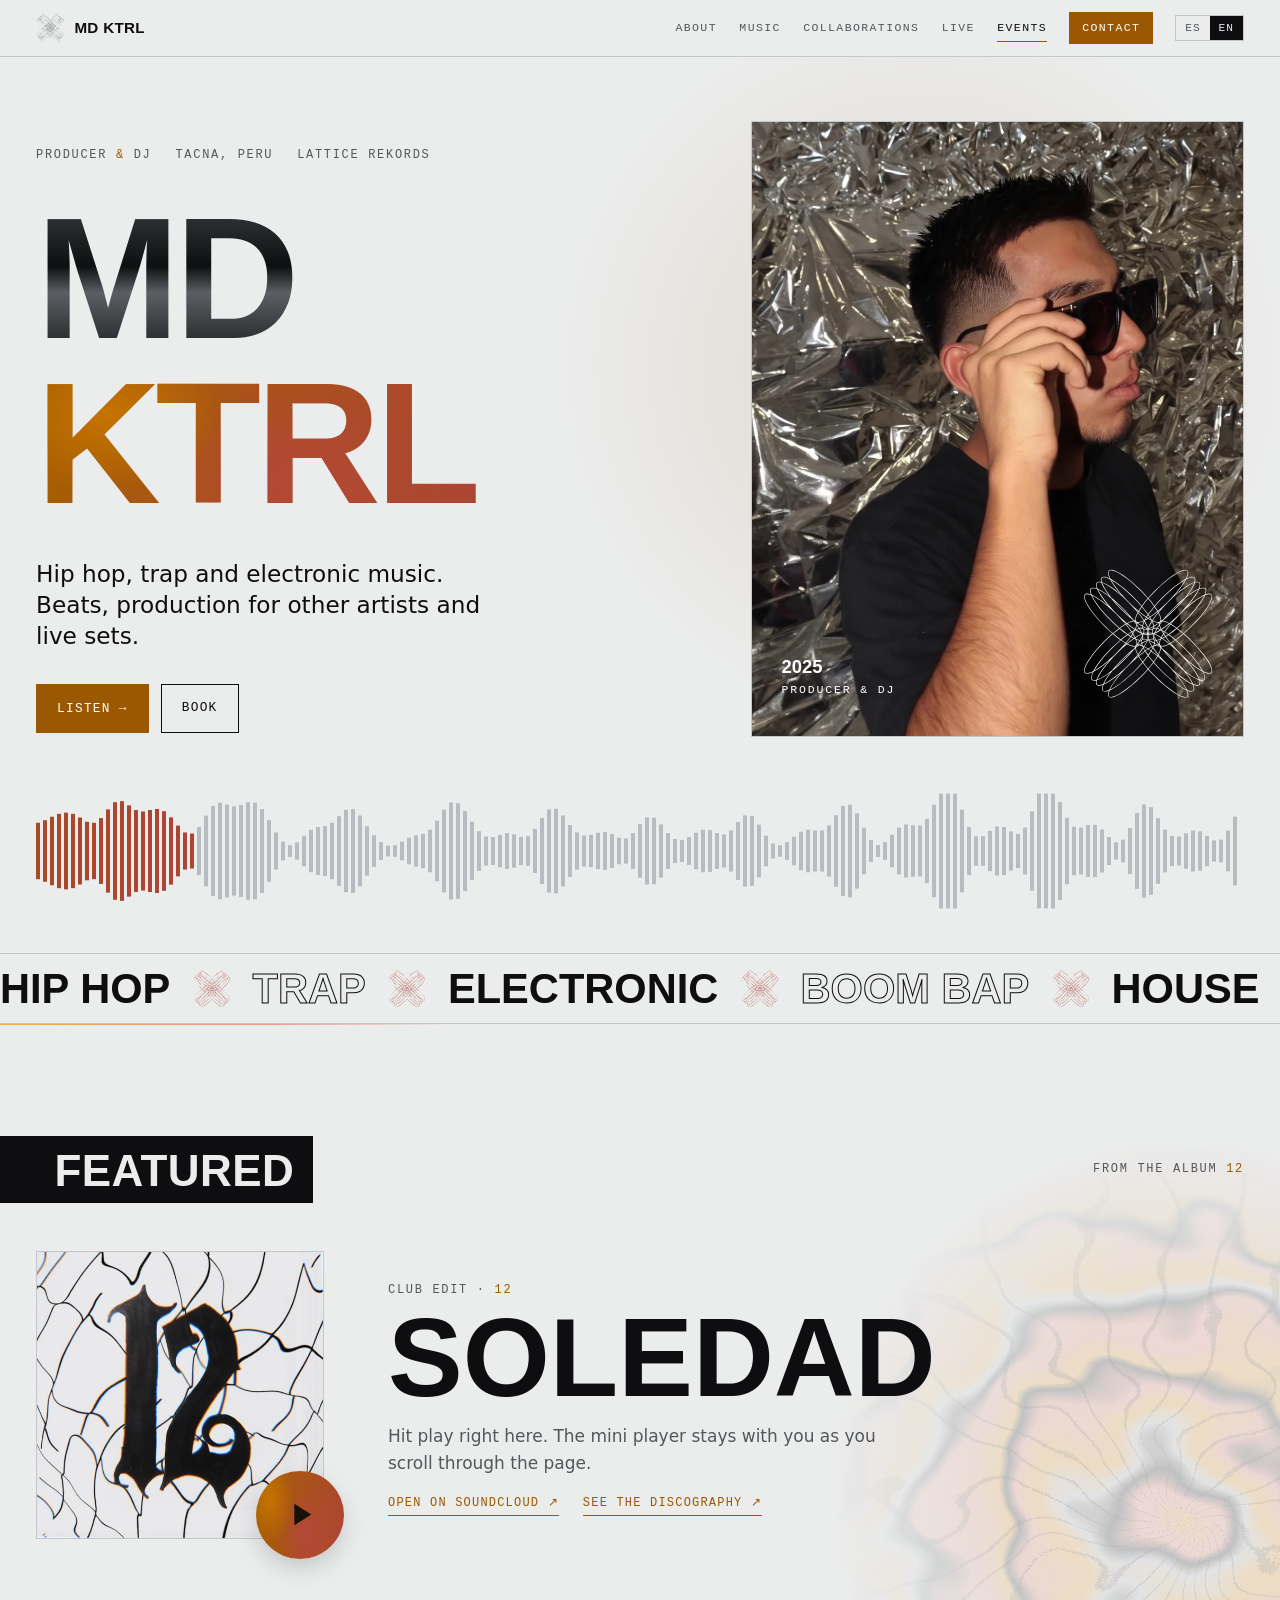
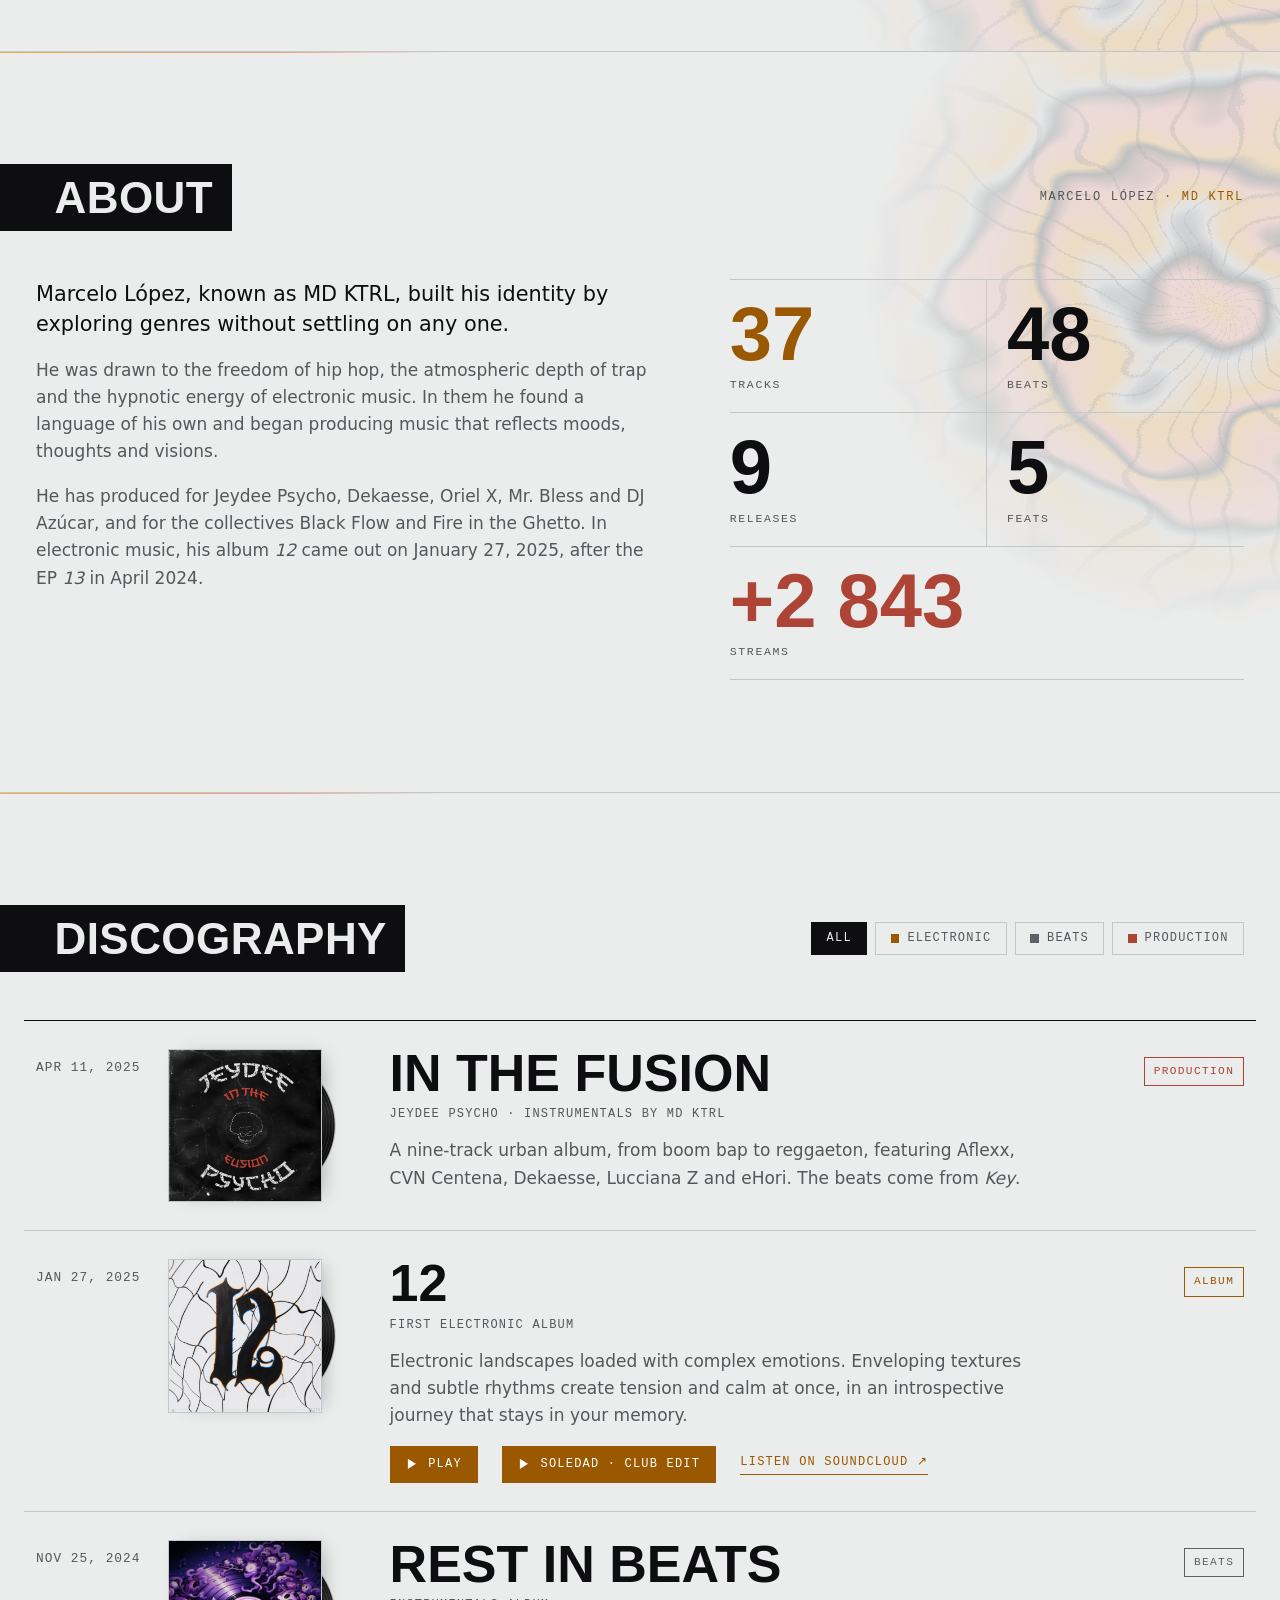
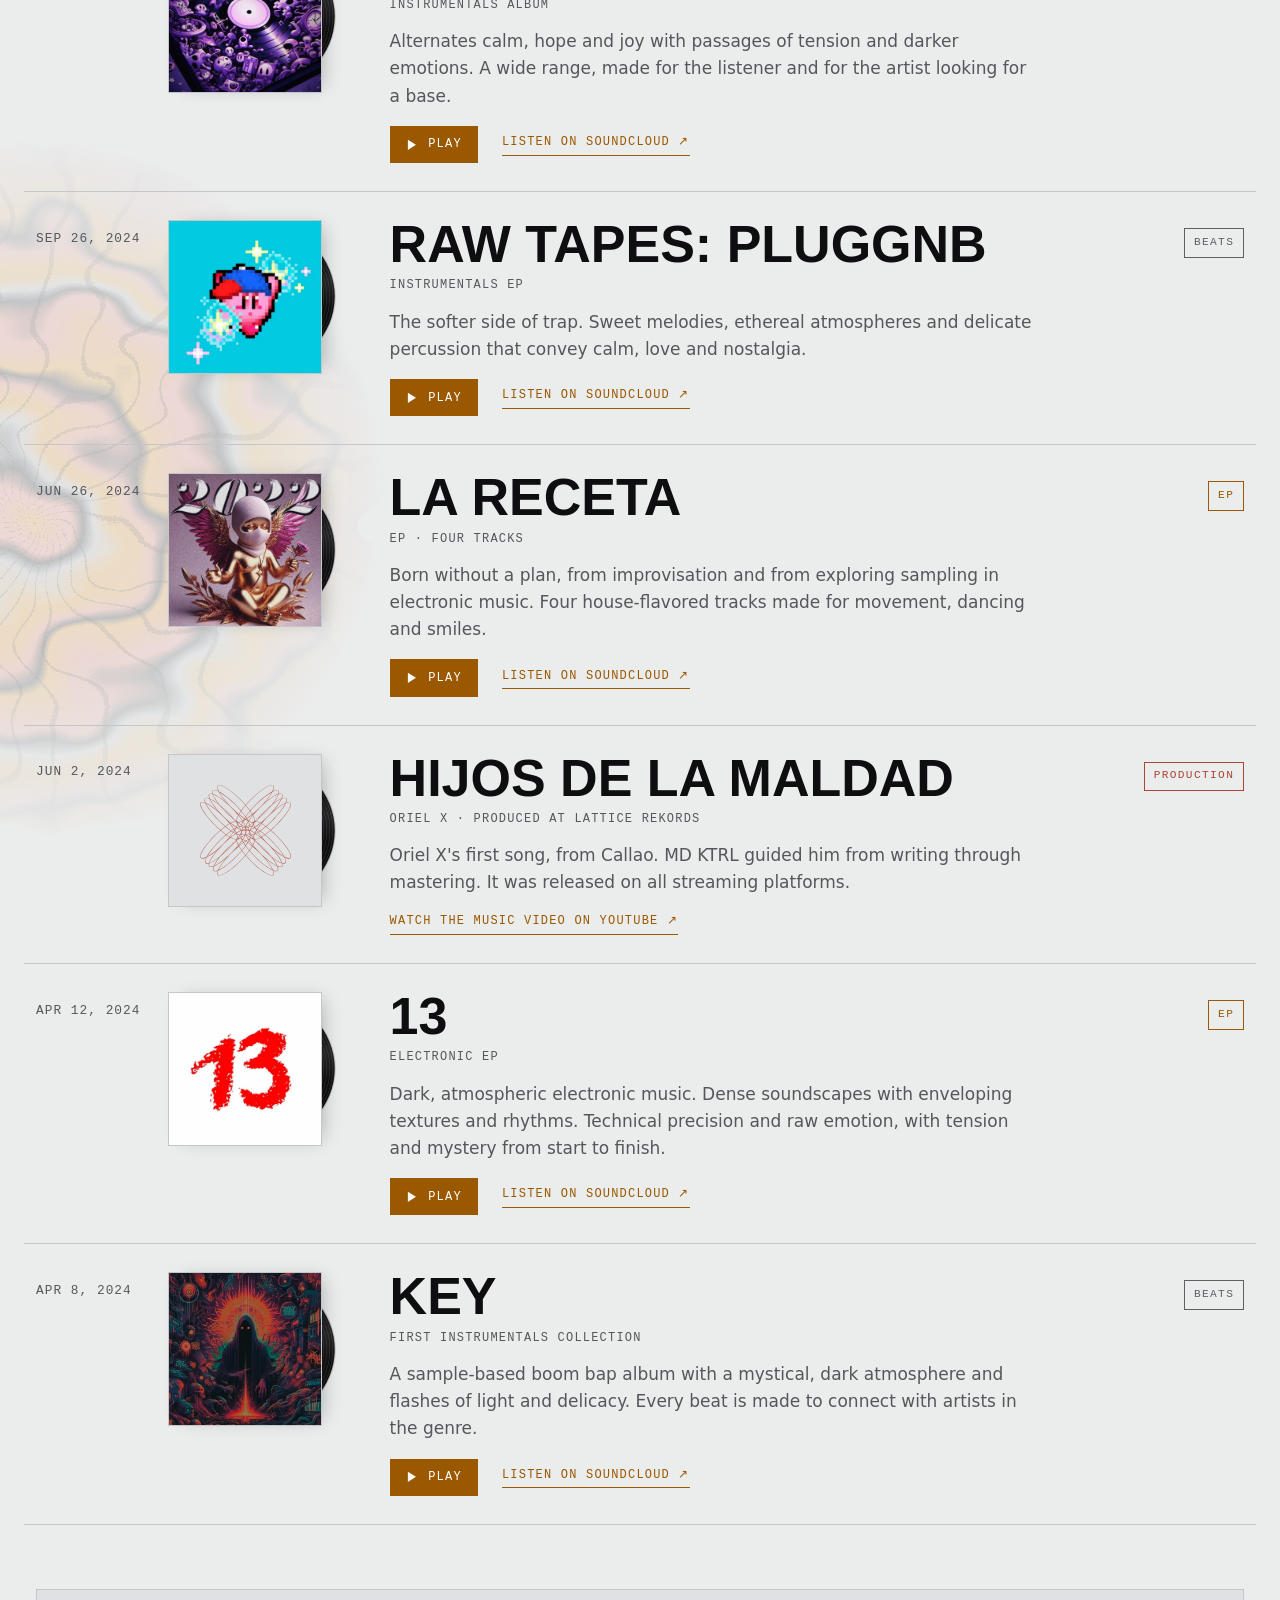
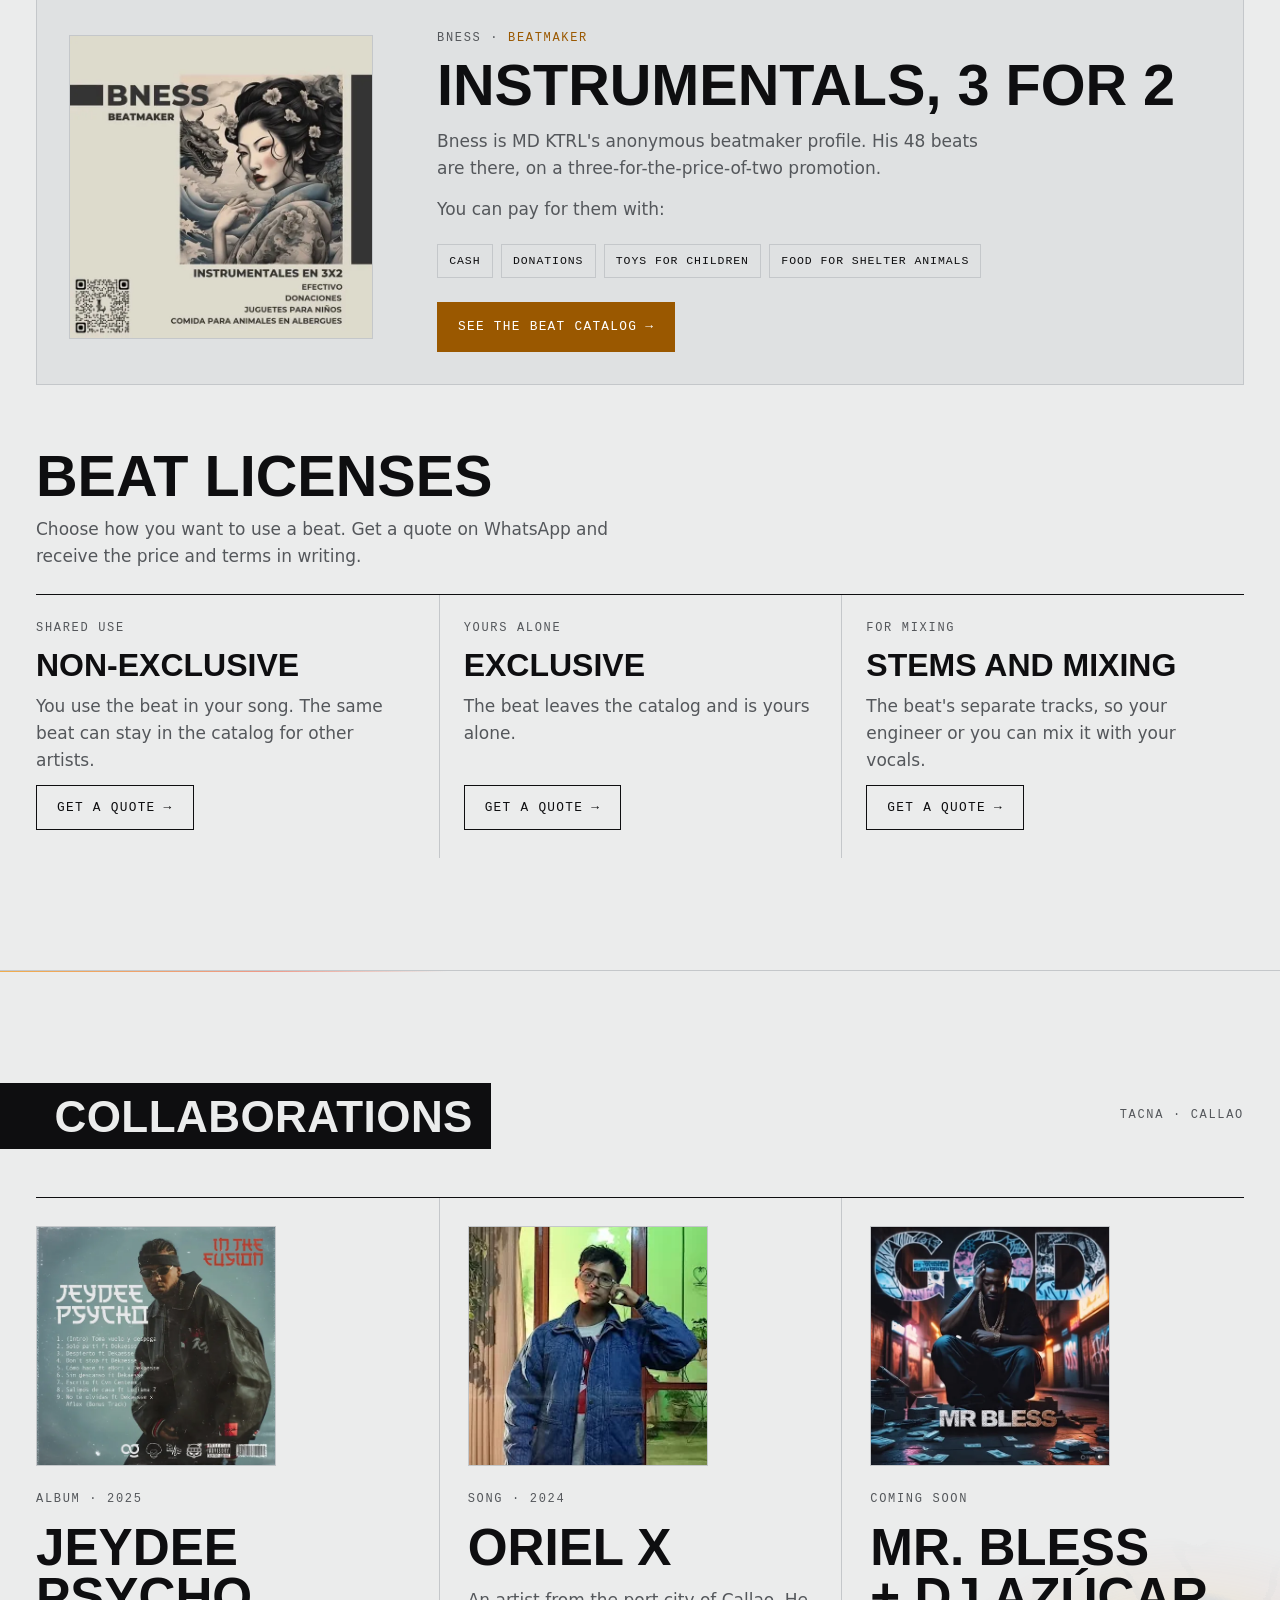
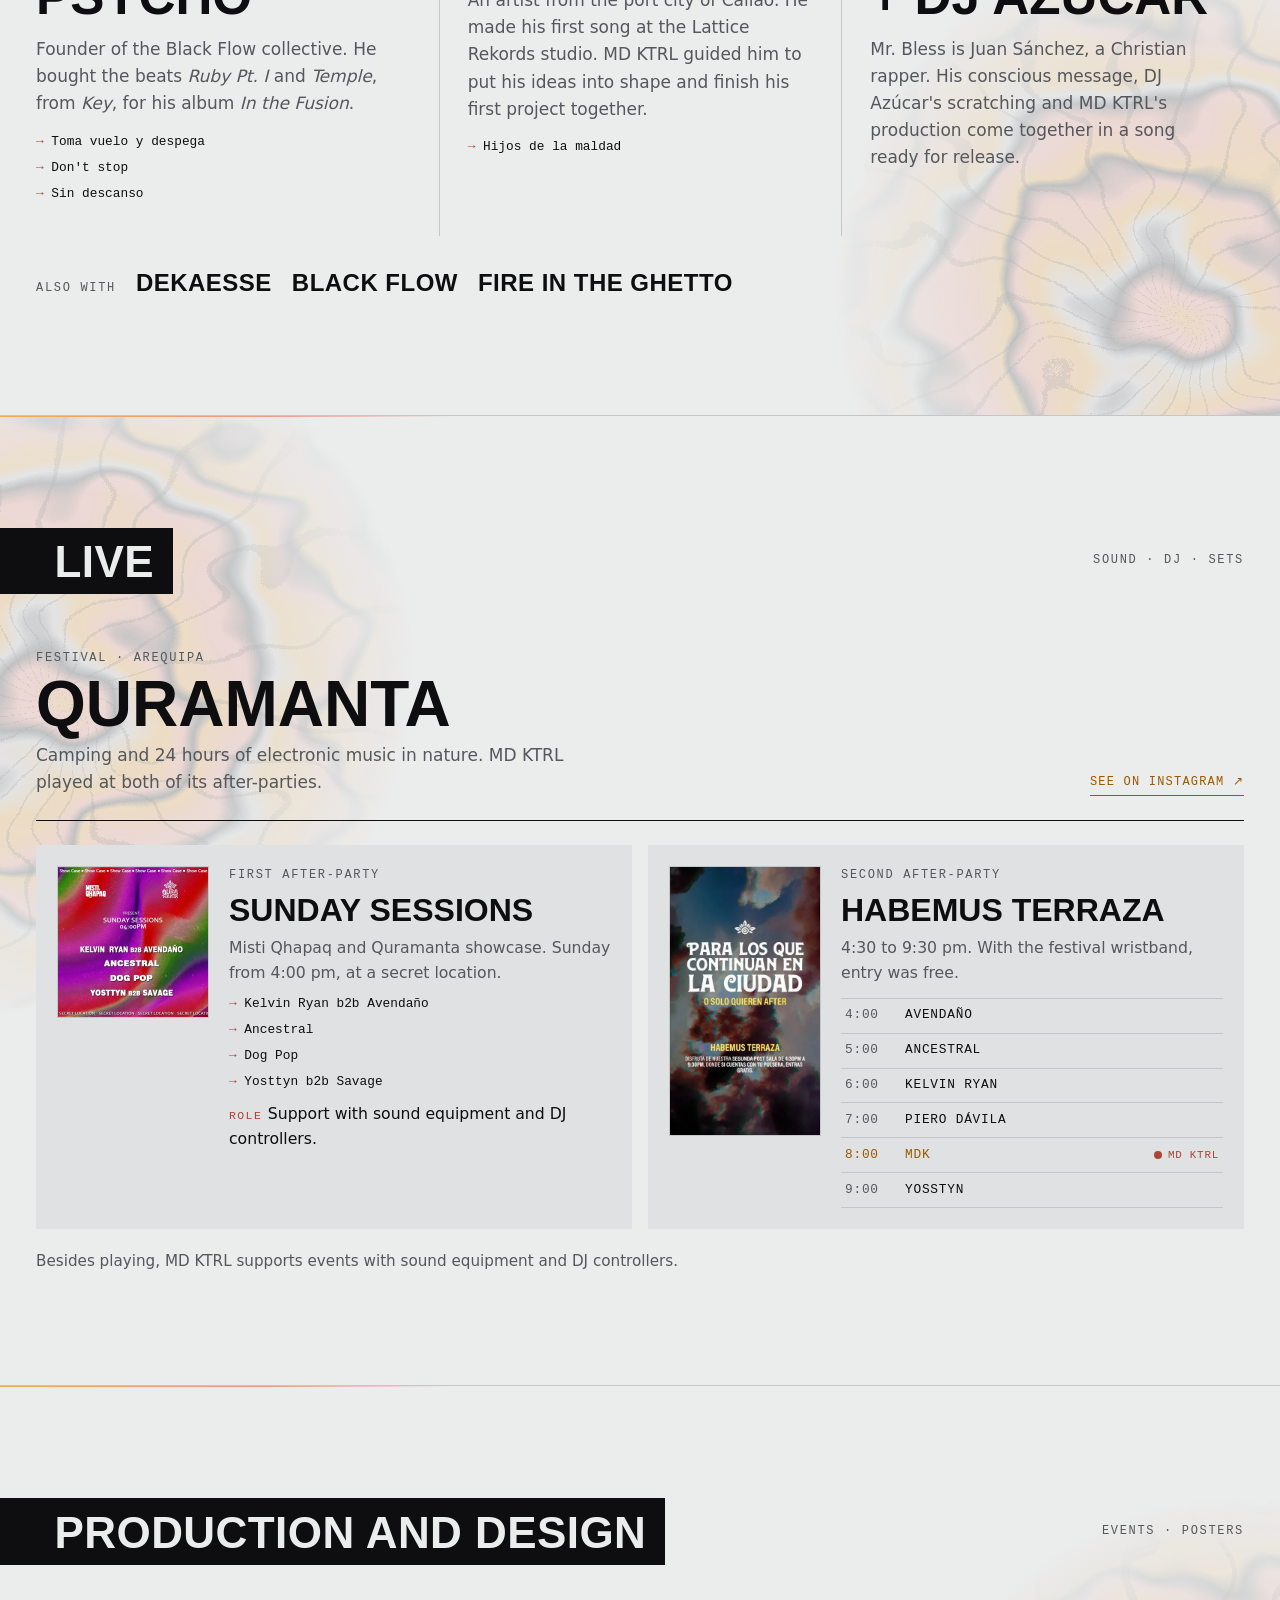
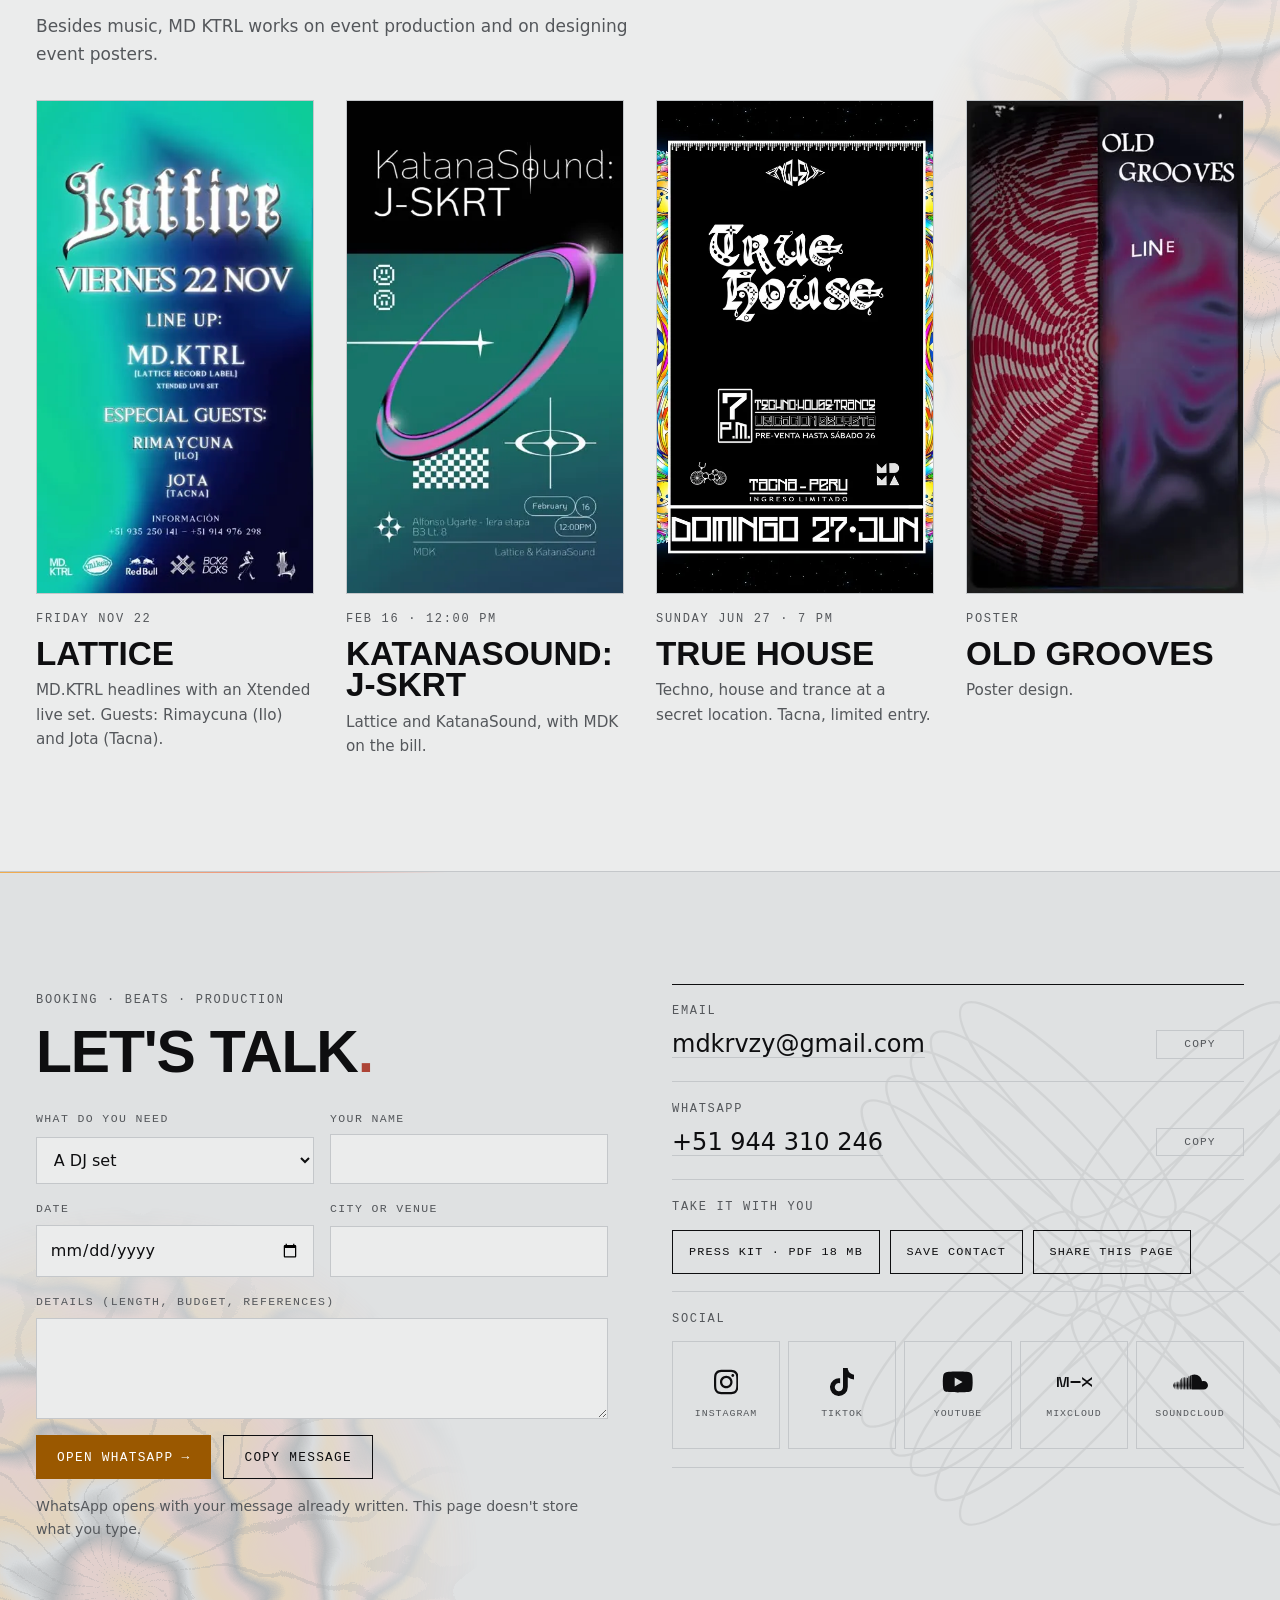
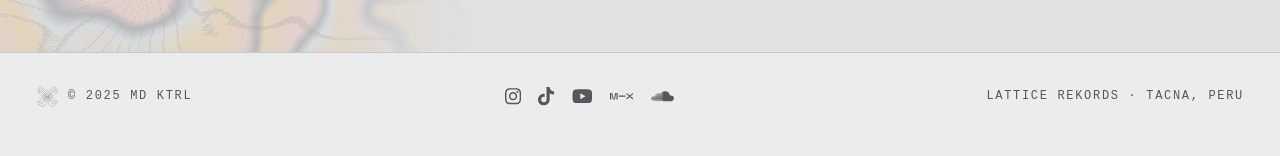
<file: index.html>
<!doctype html>
<html lang="es">
<head>
<meta charset="utf-8">
<meta name="viewport" content="width=device-width, initial-scale=1, viewport-fit=cover">
<!-- Seguridad: solo se carga lo de este sitio, Google Fonts y el reproductor de SoundCloud. Si agregas otro servicio externo, añade su dominio aquí. -->
<meta http-equiv="Content-Security-Policy" content="default-src 'self'; script-src 'self' https://w.soundcloud.com; style-src 'self' 'unsafe-inline' https://fonts.googleapis.com; font-src https://fonts.gstatic.com; img-src 'self'; frame-src https://w.soundcloud.com; connect-src 'self'; object-src 'none'; base-uri 'self'; form-action 'self'">
<meta name="referrer" content="strict-origin-when-cross-origin">
<title>MD KTRL · Productor y DJ</title>
<meta name="description" content="MD KTRL (Marcelo López), productor y DJ de Tacna, Perú. Hip hop, trap y música electrónica: discografía, beats, colaboraciones, eventos y contacto.">
<meta name="theme-color" content="#0b0b0c">
<link rel="icon" href="favicon.svg" type="image/svg+xml">
<link rel="apple-touch-icon" href="apple-touch-icon.png">
<meta property="og:type" content="website">
<meta property="og:title" content="MD KTRL · Productor y DJ">
<meta property="og:description" content="Hip hop, trap y música electrónica desde Tacna, Perú. Beats, producción y sets en vivo.">
<meta property="og:image" content="https://mdkproject.github.io/og.jpg">
<meta property="og:image:width" content="1200">
<meta property="og:image:height" content="630">
<meta property="og:image:alt" content="MD KTRL, productor y DJ de Tacna, Perú">
<meta property="og:url" content="https://mdkproject.github.io/">
<meta property="og:site_name" content="MD KTRL">
<link rel="canonical" href="https://mdkproject.github.io/">
<meta property="og:locale" content="es_PE">
<meta name="twitter:card" content="summary_large_image">
<meta name="twitter:title" content="MD KTRL · Productor y DJ">
<meta name="twitter:description" content="Hip hop, trap y música electrónica desde Tacna, Perú. Beats, producción y sets en vivo.">
<meta name="twitter:image" content="https://mdkproject.github.io/og.jpg">
<script type="application/ld+json">
{
  "@context": "https://schema.org",
  "@type": "MusicGroup",
  "name": "MD KTRL",
  "alternateName": "Marcelo López",
  "url": "https://mdkproject.github.io/",
  "image": "https://mdkproject.github.io/og.jpg",
  "description": "Productor y DJ de Tacna, Perú. Hip hop, trap y música electrónica.",
  "genre": ["Hip hop", "Trap", "Electronic"],
  "foundingLocation": { "@type": "Place", "name": "Tacna, Perú" },
  "sameAs": [
    "https://www.instagram.com/m1ndktrl/",
    "https://www.tiktok.com/@m1ndktrl",
    "https://www.youtube.com/@m1ndktrl",
    "https://www.mixcloud.com/DMON_TRACKS/",
    "https://soundcloud.com/boness6"
  ]
}
</script>
<link rel="preconnect" href="https://fonts.googleapis.com">
<link rel="preconnect" href="https://fonts.gstatic.com" crossorigin>
<link rel="stylesheet" href="https://fonts.googleapis.com/css2?family=Big+Shoulders+Display:wght@800;900&family=DM+Mono:wght@400;500&family=Instrument+Sans:wght@400;500;600&family=Syncopate:wght@700&display=swap">
<style>[hidden]{display:none!important}</style>
<style>
/* Layout: una columna larga leída como el registro de un estudio. Títulos de sección en barras sólidas, como en el press kit.
   Paleta del press kit: negro del hoodie, plata del papel aluminio, ámbar y salmón del tie-dye.
   Ámbar = electrónica, plata = beats, salmón = producción para otros. */
:root {
  --bg: #0b0b0c;
  --bg-2: #151516;
  --fg: #eeeeec;
  --muted: #9c9e9f;
  --line: #29292b;
  --accent: #f1a83c;      /* tie-dye ámbar */
  --coral: #ec917f;       /* tie-dye salmón */
  --silver: #c3c6c8;      /* papel aluminio */
  --d-amber: #f1a83c; --d-coral: #ec917f; --d-silver: #b9bdc0; --d-dark: #0b0b0c; /* tinte del tie-dye */
  --dye-op: .18;
  --accent-ink: #17110a;
  --wave: #3b3c3f;
  --on-photo: #ffffff;
  --sheen: rgba(255, 255, 255, .30);
  --sheen-soft: rgba(255, 255, 255, .10);
  --shadow: rgba(0, 0, 0, .6);
  --scrim: rgba(0, 0, 0, .55);
  --vinyl: #111112;
  --groove: #242426;
  --chrome: linear-gradient(180deg, #ffffff 0%, #d6d9db 28%, #7d8185 47%, #e9ebec 60%, #a4a7aa 82%, #f3f4f4 100%);
  --dye: radial-gradient(38% 70% at 16% 32%, #ffd27a 0%, transparent 70%),
         radial-gradient(42% 80% at 58% 72%, #ee8f7d 0%, transparent 72%),
         radial-gradient(30% 60% at 90% 26%, #f8b54c 0%, transparent 70%),
         linear-gradient(100deg, #f1a83c 0%, #ec917f 100%);
  --font-wide: "Syncopate", "Arial Black", "Helvetica Neue", sans-serif;
  --font-display: "Big Shoulders Display", "Arial Narrow", Impact, sans-serif;
  --font-body: "Instrument Sans", system-ui, -apple-system, "Segoe UI", sans-serif;
  --font-mono: "DM Mono", ui-monospace, "SFMono-Regular", Menlo, Consolas, monospace;
  --ease: cubic-bezier(.2, .7, .2, 1);
  color-scheme: dark;
}
@media (prefers-color-scheme: light) {
  :root:not([data-theme="dark"]) {
    --d-amber: #f0ad4d; --d-coral: #ee9a8a; --d-silver: #c7cacd; --d-dark: #3a3d42; --dye-op: .24;
    --bg: #ebecec; --bg-2: #dfe1e2; --fg: #0e0e10; --muted: #54575b; --line: #c4c7ca;
    --accent: #9a5800; --coral: #ad4436; --silver: #5d6166; --accent-ink: #ffffff; --wave: #b8bbbf;
    --shadow: rgba(0, 0, 0, .28);
    --chrome: linear-gradient(180deg, #3a3d41 0%, #0e0f10 42%, #5b5f63 58%, #17181a 100%);
    --dye: radial-gradient(38% 70% at 16% 32%, #c57400 0%, transparent 70%),
           radial-gradient(42% 80% at 58% 72%, #b4473a 0%, transparent 72%),
           linear-gradient(100deg, #a65f00 0%, #ad4436 100%);
    color-scheme: light;
  }
}
:root[data-theme="light"] {
  --d-amber: #f0ad4d; --d-coral: #ee9a8a; --d-silver: #c7cacd; --d-dark: #3a3d42; --dye-op: .24;
  --bg: #ebecec; --bg-2: #dfe1e2; --fg: #0e0e10; --muted: #54575b; --line: #c4c7ca;
  --accent: #9a5800; --coral: #ad4436; --silver: #5d6166; --accent-ink: #ffffff; --wave: #b8bbbf;
  --shadow: rgba(0, 0, 0, .28);
  --chrome: linear-gradient(180deg, #3a3d41 0%, #0e0f10 42%, #5b5f63 58%, #17181a 100%);
  --dye: radial-gradient(38% 70% at 16% 32%, #c57400 0%, transparent 70%),
         radial-gradient(42% 80% at 58% 72%, #b4473a 0%, transparent 72%),
         linear-gradient(100deg, #a65f00 0%, #ad4436 100%);
  color-scheme: light;
}

*, *::before, *::after { box-sizing: border-box; }
html { scroll-behavior: smooth; }
body {
  margin: 0;
  background: var(--bg);
  color: var(--fg);
  font-family: var(--font-body);
  font-size: 1.0625rem;
  line-height: 1.6;
  -webkit-font-smoothing: antialiased;
  overflow-x: hidden;
}
body::before {
  content: ""; position: fixed; inset: 0 0 auto; height: env(safe-area-inset-top, 0px);
  z-index: 30; background: var(--bg);
}
::selection { background: var(--coral); color: var(--accent-ink); }
a { color: inherit; }
:focus-visible { outline: 2px solid var(--accent); outline-offset: 3px; }
h1, h2, h3, p { margin: 0; }
h2, h3 { text-wrap: balance; }
img { display: block; max-width: 100%; }
.glyph { display: block; fill: currentColor; }

/* Tie-dye: anillos de tinte que se mezclan, deformados por un filtro de ruido y con los pliegues radiales de la tela anudada.
   Es la mancha de fondo (::after) de cada sección; la portada no lleva. Posición y ángulo salen de --dl/--dr/--dt/--db/--dp.
   Mientras suena un track (body.is-playing) las manchas giran muy despacio; con el scroll se desplazan un poco. */
section::after {
  content: ""; position: absolute; z-index: 0; pointer-events: none;
  width: min(44rem, 120vw); aspect-ratio: 1;
  left: var(--dl, auto); right: var(--dr, auto); top: var(--dt, auto); bottom: var(--db, auto);
  opacity: var(--dye-op);
  background:
    repeating-conic-gradient(from var(--dp, 8deg) at 46% 54%, transparent 0 13deg, rgb(0 0 0 / .3) 13deg 14.4deg),
    repeating-radial-gradient(circle at 46% 54%,
      var(--d-amber) 0%, var(--d-coral) 7%, var(--d-coral) 9%, var(--d-dark) 12%, var(--d-silver) 15%,
      var(--d-amber) 19%, var(--d-amber) 21%, var(--d-coral) 25%, var(--d-dark) 28%, var(--d-amber) 30%);
  filter: url(#dye-warp);
  -webkit-mask-image: radial-gradient(circle closest-side, #000 50%, transparent 100%);
  mask-image: radial-gradient(circle closest-side, #000 50%, transparent 100%);
  will-change: transform;
}
@media (prefers-reduced-motion: no-preference) {
  section::after { animation: dye-drift 140s linear infinite paused; }
  body.is-playing section::after { animation-play-state: running; }
  @keyframes dye-drift { to { rotate: 360deg; } }
  @supports (animation-timeline: view()) {
    section::after {
      animation: dye-drift 140s linear infinite paused, dye-slide linear both;
      animation-timeline: auto, view();
    }
    @keyframes dye-slide { from { translate: 0 6rem; } to { translate: 0 -6rem; } }
  }
}

.wrap {
  max-width: 1240px;
  margin-inline: auto;
  padding-left: max(16px, env(safe-area-inset-left, 0px));
  padding-right: max(16px, env(safe-area-inset-right, 0px));
}
.label {
  font-family: var(--font-mono);
  font-size: .75rem;
  letter-spacing: .14em;
  text-transform: uppercase;
  color: var(--muted);
}
.label b { color: var(--accent); font-weight: 500; }

@keyframes spin { to { transform: rotate(360deg); } }

/* Cabecera */
.top {
  position: sticky; top: env(safe-area-inset-top, 0px); z-index: 20;
  background: color-mix(in srgb, var(--bg) 88%, transparent);
  backdrop-filter: blur(10px);
  border-bottom: 1px solid var(--line);
}
.top .wrap { display: flex; align-items: center; justify-content: space-between; gap: 1rem; min-height: 3.5rem; }
.mark { display: inline-flex; align-items: center; gap: .65rem; font-family: var(--font-wide); font-weight: 700; font-size: .95rem; letter-spacing: .02em; text-decoration: none; }
.mark .glyph { width: 1.75rem; height: 1.75rem; color: var(--silver); transition: transform .8s var(--ease), color .3s; }
.mark:hover .glyph { transform: rotate(135deg); color: var(--accent); }
.top nav { display: flex; gap: 1.4rem; align-items: center; }
.top nav a { position: relative; font-family: var(--font-mono); font-size: .72rem; letter-spacing: .12em; text-transform: uppercase; text-decoration: none; color: var(--muted); padding-block: .5rem; transition: color .2s; }
.top nav a:not(.cta)::after {
  content: ""; position: absolute; left: 0; right: 0; bottom: .2rem; height: 1px; background: var(--accent);
  transform: scaleX(0); transform-origin: left; transition: transform .35s var(--ease);
}
.top nav a:hover, .top nav a[aria-current="true"] { color: var(--fg); }
.top nav a:hover::after, .top nav a[aria-current="true"]::after { transform: scaleX(1); }
.top nav a.cta { color: var(--accent-ink); background: var(--accent); padding: .45rem .8rem; transition: background-color .25s; }
.top nav a.cta:hover { background: var(--coral); }
@media (max-width: 900px) { .top nav a:not(.cta) { display: none; } }

/* Selector de idioma */
.lang { display: inline-flex; border: 1px solid var(--line); }
.lang button {
  font-family: var(--font-mono); font-size: .7rem; letter-spacing: .1em; padding: .4rem .55rem; cursor: pointer;
  background: transparent; color: var(--muted); border: 0; transition: background-color .2s, color .2s;
}
.lang button:hover { color: var(--fg); }
.lang button[aria-pressed="true"] { background: var(--fg); color: var(--bg); }

/* Botones: el relleno barre de izquierda a derecha */
.btn {
  display: inline-flex; align-items: center; gap: .5rem;
  font-family: var(--font-mono); font-size: .8rem; letter-spacing: .1em; text-transform: uppercase;
  padding: .85rem 1.25rem; text-decoration: none; cursor: pointer;
  border: 1px solid var(--fg); color: var(--fg);
  background-color: transparent;
  background-image: linear-gradient(var(--fg), var(--fg));
  background-repeat: no-repeat; background-position: left center; background-size: 0% 100%;
  transition: background-size .4s var(--ease), color .3s, border-color .3s;
}
.btn:hover { background-size: 100% 100%; color: var(--bg); }
.btn.solid { background-color: var(--accent); background-image: linear-gradient(var(--coral), var(--coral)); border-color: var(--accent); color: var(--accent-ink); }
.btn.solid:hover { border-color: var(--coral); color: var(--accent-ink); }
.btn .arr { transition: transform .3s var(--ease); }
.btn:hover .arr { transform: translateX(4px); }

/* Portada */
.hero { position: relative; padding-block: clamp(2rem, 5vw, 4rem) 0; overflow: hidden; }
.hero::before {
  content: ""; position: absolute; inset: 0; pointer-events: none;
  background: radial-gradient(560px circle at var(--mx, 72%) var(--my, 32%), color-mix(in srgb, var(--accent) 14%, transparent), transparent 65%);
}
.hero > .wrap, .ticker { position: relative; }
.hero-grid { display: grid; grid-template-columns: minmax(0, 1.15fr) minmax(0, .85fr); gap: 2rem 3rem; align-items: end; }
.hero-copy { display: flex; flex-direction: column; gap: clamp(1.25rem, 2.6vw, 2rem); min-width: 0; padding-bottom: .25rem; }
.hero .meta { display: flex; flex-wrap: wrap; gap: .4rem 1.5rem; }
.name {
  display: flex; flex-direction: column;
  font-family: var(--font-wide); font-weight: 700;
  font-size: clamp(3.6rem, 13.5vw, 11.5rem);
  line-height: .95; letter-spacing: -.03em; text-transform: uppercase;
}
.name span {
  display: block; width: fit-content; padding-right: .04em;
  -webkit-background-clip: text; background-clip: text;
  -webkit-text-fill-color: transparent; color: transparent;
}
.name .md { background-image: var(--chrome); }
.name .ktrl { background-image: var(--dye); }
.tagline { font-size: clamp(1.15rem, 2vw, 1.45rem); line-height: 1.35; max-width: 32ch; }
.actions { display: flex; flex-wrap: wrap; gap: .75rem; }

/* Retrato: solo la foto de perfil, sin tie-dye detrás */
.portrait {
  position: relative; margin: 0; aspect-ratio: 4 / 5; max-width: 100%; overflow: hidden;
  background: var(--bg-2); border: 1px solid var(--line);
}
.portrait img {
  width: 100%; height: 100%; object-fit: cover; object-position: 55% 28%;
  transform: translate(calc(var(--px, 0) * -12px), calc(var(--py, 0) * -12px)) scale(1.08);
  transition: transform .5s var(--ease);
}
.portrait::after {
  content: ""; position: absolute; inset: -10% -40%; pointer-events: none;
  background: linear-gradient(110deg, transparent 38%, var(--sheen) 50%, transparent 62%);
  transform: translateX(-75%);
}
.portrait:hover::after { transform: translateX(75%); transition: transform 1.1s ease-out; }
.portrait .float {
  position: absolute; right: 6%; bottom: 6%; width: 27%; color: var(--on-photo);
  transform: translate(calc(var(--px, 0) * 10px), calc(var(--py, 0) * 10px));
  transition: transform .5s var(--ease);
  filter: drop-shadow(0 2px 10px var(--shadow));
}
.portrait .float .glyph { width: 100%; height: auto; aspect-ratio: 1; }
.portrait figcaption {
  position: absolute; left: 6%; bottom: 6%; color: var(--on-photo);
  font-family: var(--font-mono); font-size: .72rem; letter-spacing: .16em; text-transform: uppercase;
  text-shadow: 0 1px 8px var(--shadow);
}
.portrait figcaption b { display: block; font-family: var(--font-wide); font-size: 1.15rem; letter-spacing: 0; }

.wave { display: block; width: 100%; height: clamp(80px, 11vw, 140px); margin-top: clamp(1.5rem, 3.5vw, 2.75rem); cursor: crosshair; touch-action: pan-y; }

.ticker { margin-top: clamp(1.25rem, 3vw, 2rem); border-block: 1px solid var(--line); overflow: hidden; }
.ticker .track { display: flex; width: max-content; }
.ticker ul { display: flex; align-items: center; margin: 0; padding: .85rem 0; list-style: none; }
.ticker li {
  display: flex; align-items: center; gap: 1.4rem; padding-right: 1.4rem;
  font-family: var(--font-display); font-weight: 900; font-size: clamp(1.6rem, 3.4vw, 2.6rem);
  line-height: 1; text-transform: uppercase; white-space: nowrap;
}
.ticker li span { transition: color .25s, -webkit-text-stroke-color .25s; }
.ticker li:nth-child(even) span { color: transparent; -webkit-text-stroke: 1px var(--fg); }
.ticker li span:hover { color: var(--accent); -webkit-text-stroke-color: var(--accent); }
.ticker .glyph { width: .9em; height: .9em; color: var(--coral); flex: none; }

@media (max-width: 860px) {
  .hero-grid { grid-template-columns: minmax(0, 1fr); }
  .name { font-size: min(24vw, 10rem); }
  .portrait { aspect-ratio: 4 / 5; }
}

@media (prefers-reduced-motion: no-preference) {
  .hero .meta { animation: up .6s var(--ease) both; }
  .name .md { animation: rise .9s var(--ease) .05s both; }
  .name .ktrl { animation: rise .9s var(--ease) .18s both; }
  .tagline { animation: up .7s var(--ease) .45s both; }
  .actions { animation: up .7s var(--ease) .55s both; }
  .portrait { animation: wipe 1.2s cubic-bezier(.7, 0, .2, 1) .2s both; }
  .portrait .float .glyph { animation: spin 40s linear infinite; }
  .portrait:hover .float .glyph { animation-duration: 6s; }
  .ticker .track { animation: marquee 42s linear infinite; }
  .ticker:hover .track { animation-play-state: paused; }
  @keyframes rise { from { transform: translateY(35%); opacity: 0; filter: blur(10px); } to { transform: none; opacity: 1; filter: none; } }
  @keyframes up { from { transform: translateY(14px); opacity: 0; } to { transform: none; opacity: 1; } }
  @keyframes wipe { from { clip-path: inset(100% 0 0 0); } to { clip-path: inset(0 0 0 0); } }
  @keyframes marquee { to { transform: translateX(-50%); } }
}

/* Secciones */
section { position: relative; overflow: hidden; padding-block: clamp(3.5rem, 9vw, 7rem); border-top: 1px solid var(--line); }
section > .wrap { position: relative; z-index: 1; }
section::before {
  content: ""; position: absolute; top: -1px; left: 0; z-index: 2; height: 2px; width: min(38%, 28rem);
  background: linear-gradient(90deg, var(--d-amber), var(--d-coral) 60%, transparent);
}
#sobre-mi { --dr: -18rem; --dt: -8rem; --dp: 0deg; }
#musica { --dl: -20rem; --dt: 28%; --dp: 40deg; }
#colaboraciones { --dr: -16rem; --db: -14rem; --dp: 80deg; }
#en-vivo { --dl: -18rem; --dt: -6rem; --dp: 120deg; }
#eventos { --dr: -20rem; --dt: 10%; --dp: 200deg; }
#contacto { --dl: -14rem; --db: -16rem; --dp: 260deg; }
.hero + section { border-top: 0; }
.sec-head { display: flex; flex-wrap: wrap; align-items: center; justify-content: space-between; gap: .75rem 2rem; margin-bottom: clamp(1.75rem, 4vw, 3rem); }
h2 {
  position: relative; display: inline-block;
  font-family: var(--font-wide); font-weight: 700; text-transform: uppercase;
  font-size: clamp(1.2rem, 3.6vw, 2.75rem); line-height: 1.1; letter-spacing: .01em;
  background: var(--fg); color: var(--bg); padding: .24em .42em .18em;
  overflow-wrap: anywhere;
}
h2::before { content: ""; position: absolute; top: 0; bottom: 0; right: 100%; width: 100vw; background: var(--fg); }
.lead { max-width: 58ch; color: var(--muted); margin-bottom: 2rem; }

/* Sobre mí */
.about { display: grid; grid-template-columns: minmax(0, 1.2fr) minmax(0, 1fr); gap: 2.5rem clamp(2rem, 6vw, 5rem); }
@media (max-width: 860px) { .about { grid-template-columns: minmax(0, 1fr); } }
.bio { display: grid; gap: 1.1rem; max-width: 62ch; align-content: start; }
.bio p:first-child { font-size: 1.3rem; line-height: 1.45; }
.bio p + p { color: var(--muted); }
.stats { display: grid; grid-template-columns: repeat(2, minmax(0, 1fr)); margin: 0; border-top: 1px solid var(--line); align-self: start; }
.stats div { display: flex; flex-direction: column; gap: .5rem; padding: 1.25rem 0 1.1rem; border-bottom: 1px solid var(--line); }
.stats div:nth-child(odd) { padding-right: 1rem; border-right: 1px solid var(--line); }
.stats div:nth-child(even) { padding-left: 1.25rem; }
.stats dt { font-family: var(--font-mono); font-size: .72rem; letter-spacing: .14em; text-transform: uppercase; color: var(--muted); order: 2; }
.stats dd { margin: 0; width: fit-content; font-family: var(--font-display); font-weight: 900; font-size: clamp(3rem, 7vw, 4.75rem); line-height: .9; font-variant-numeric: tabular-nums; transition: transform .35s var(--ease); }
.stats .amber dd { color: var(--accent); }
.stats .coral dd { color: var(--coral); }
.stats div:hover dd {
  background-image: var(--dye); -webkit-background-clip: text; background-clip: text;
  -webkit-text-fill-color: transparent; color: transparent; transform: translateX(4px);
}
.stats div:last-child { grid-column: 1 / -1; border-right: 0; padding-left: 0; }

/* Discografía */
.filters { display: flex; flex-wrap: wrap; gap: .5rem; }
.chip {
  display: inline-flex; align-items: center; gap: .5rem;
  font-family: var(--font-mono); font-size: .75rem; letter-spacing: .1em; text-transform: uppercase;
  padding: .55rem .9rem; background: transparent; color: var(--muted); border: 1px solid var(--line); cursor: pointer;
  transition: color .2s, border-color .2s, background-color .2s;
}
.chip i { width: .55rem; height: .55rem; display: inline-block; transition: transform .3s var(--ease); }
.chip:hover i { transform: rotate(45deg) scale(1.2); }
.chip[data-f="elec"] i { background: var(--accent); }
.chip[data-f="beats"] i { background: var(--silver); }
.chip[data-f="colab"] i { background: var(--coral); }
.chip:hover { color: var(--fg); border-color: var(--muted); }
.chip[aria-pressed="true"] { background: var(--fg); color: var(--bg); border-color: var(--fg); }

.log { list-style: none; margin: 1.75rem -.75rem 0; padding: 0; border-top: 1px solid var(--fg); }
.log li { --cat: var(--muted); }
.log li[data-c="elec"] { --cat: var(--accent); }
.log li[data-c="beats"] { --cat: var(--silver); }
.log li[data-c="colab"] { --cat: var(--coral); }
.log li {
  --cv: clamp(7rem, 12vw, 10rem);
  display: grid;
  grid-template-columns: 6.75rem calc(var(--cv) + 2.75rem) minmax(0, 1fr) 7rem;
  grid-template-areas: "time cover body tag";
  gap: .5rem 1.5rem; align-items: start;
  padding: 1.75rem .75rem; border-bottom: 1px solid var(--line);
  transition: background-color .3s;
}
.log time { grid-area: time; font-family: var(--font-mono); font-size: .8rem; letter-spacing: .08em; text-transform: uppercase; color: var(--muted); padding-top: .55rem; font-variant-numeric: tabular-nums; transition: color .3s; }

/* Funda + vinilo: el disco asoma de la funda y sale girando al pasar el mouse */
.sleeve { grid-area: cover; position: relative; display: block; width: var(--cv); max-width: 100%; aspect-ratio: 1; }
.cover {
  position: absolute; inset: 0; z-index: 1; display: block; overflow: hidden;
  background: var(--bg-2); border: 1px solid var(--line);
  box-shadow: 8px 0 18px -8px var(--shadow);
}
.cover img { width: 100%; height: 100%; object-fit: cover; transition: transform .6s var(--ease); }
.cover.blank { display: grid; place-items: center; color: var(--coral); }
.cover.blank .glyph { width: 62%; height: auto; aspect-ratio: 1; opacity: .85; }
.disc {
  position: absolute; z-index: 0; top: 4%; left: 4%; width: 92%; height: 92%;
  transform: translateX(14%); transition: transform .8s var(--ease);
}
.disc i {
  position: absolute; inset: 0; border-radius: 50%;
  background: repeating-radial-gradient(circle, var(--vinyl) 0 2px, var(--groove) 2px 3px);
  box-shadow: 0 0 0 1px var(--line);
  animation: spin 1.8s linear infinite paused;
}
.disc i::before {
  content: ""; position: absolute; inset: 32%; border-radius: 50%;
  background: var(--cat) var(--art, none) center / cover no-repeat;
}
.disc i::after { content: ""; position: absolute; inset: 48.4%; border-radius: 50%; background: var(--bg); }
.disc::after {
  content: ""; position: absolute; inset: 0; border-radius: 50%; pointer-events: none;
  background: conic-gradient(from 25deg, transparent 0 8%, var(--sheen-soft) 14%, transparent 21% 52%, var(--sheen-soft) 59%, transparent 66%);
}
.log .body { grid-area: body; min-width: 0; }
.log h3 { font-family: var(--font-display); font-weight: 800; font-size: clamp(2rem, 4.5vw, 3.25rem); line-height: .95; text-transform: uppercase; transition: color .3s, transform .4s var(--ease); }
.log h3 small { font-family: var(--font-mono); font-weight: 400; font-size: .75rem; letter-spacing: .1em; color: var(--muted); display: block; margin-top: .5rem; text-transform: uppercase; line-height: 1.4; }
.log p { color: var(--muted); max-width: 60ch; margin-top: .9rem; }
.listen { display: inline-block; margin-top: 1rem; font-family: var(--font-mono); font-size: .75rem; letter-spacing: .1em; text-transform: uppercase; color: var(--accent); text-decoration: none; border-bottom: 1px solid currentColor; padding-bottom: .15rem; transition: color .2s; }
.listen::after { content: "\00a0\2197"; display: inline-block; transition: transform .3s var(--ease); }
.listen:hover { color: var(--fg); }
.listen:hover::after { transform: translate(3px, -3px); }
.tag { grid-area: tag; justify-self: end; font-family: var(--font-mono); font-size: .7rem; letter-spacing: .12em; text-transform: uppercase; padding: .3rem .55rem; border: 1px solid currentColor; margin-top: .5rem; white-space: nowrap; color: var(--cat); transition: background-color .3s, color .3s; }

@media (hover: hover) {
  .log li:hover { background: linear-gradient(100deg, color-mix(in srgb, var(--d-amber) 14%, var(--bg-2)), color-mix(in srgb, var(--d-coral) 8%, var(--bg-2)) 45%, var(--bg-2) 80%); }
  .log li:hover time { color: var(--fg); }
  .log li:hover h3 { color: var(--cat); transform: translateX(6px); }
  .log li:hover .tag { background: var(--cat); color: var(--bg); }
  .log li:hover .disc { transform: translateX(46%); }
  .log li:hover .disc i { animation-play-state: running; }
  .log li:hover .cover img { transform: scale(1.04); }
}
.log li.pop { animation: pop .5s var(--ease) both; }
@keyframes pop { from { transform: translateY(12px); opacity: .25; } to { transform: none; opacity: 1; } }
@supports (animation-timeline: view()) {
  @media (prefers-reduced-motion: no-preference) {
    .sleeve { animation: sleeve-in linear both; animation-timeline: view(); animation-range: entry 0% cover 30%; }
    @keyframes sleeve-in { from { transform: translateY(26px) rotate(-5deg); } to { transform: none; } }
  }
}
@media (max-width: 760px) {
  .log li {
    --cv: 5.75rem;
    grid-template-columns: var(--cv) minmax(0, 1fr) auto;
    grid-template-areas: "cover time tag" "cover head head" "more more more";
    gap: .4rem 1rem; padding-block: 1.4rem;
  }
  .disc { display: none; }
  .log time { padding-top: 0; align-self: center; }
  .tag { margin-top: 0; }
  .log .body { display: contents; }
  .log h3 { grid-area: head; font-size: clamp(1.7rem, 7.5vw, 2.2rem); }
  .log .more { grid-area: more; min-width: 0; }
}

/* Reproductor */
.ico { display: block; width: 1em; height: 1em; fill: currentColor; flex: none; }
.links { display: flex; flex-wrap: wrap; align-items: center; gap: .25rem 1.5rem; }
.play {
  display: inline-flex; align-items: center; gap: .55rem; margin-top: 1rem;
  font-family: var(--font-mono); font-size: .75rem; letter-spacing: .1em; text-transform: uppercase;
  padding: .55rem .95rem .55rem .7rem; color: var(--accent-ink); background: var(--accent); border: 1px solid var(--accent); cursor: pointer;
  transition: background-color .25s, color .25s, border-color .25s, transform .3s var(--ease);
}
.play .ico { width: 1.1rem; height: 1.1rem; }
.play:hover { background: var(--coral); border-color: var(--coral); }
.play .i-q, .play .t-pause { display: none; }
.play[data-playing="true"] { background: transparent; color: var(--accent); }
.play[data-playing="true"]:hover { border-color: var(--coral); color: var(--coral); }
.play[data-playing="true"] .i-p, .play[data-playing="true"] .t-play { display: none; }
.play[data-playing="true"] .i-q { display: block; }
.play[data-playing="true"] .t-pause { display: inline; }
.play.big {
  margin: 0; width: clamp(4rem, 9vw, 5.5rem); height: clamp(4rem, 9vw, 5.5rem); padding: 0; justify-content: center;
  border: 0; border-radius: 50%; background: var(--dye); color: #17110a; box-shadow: 0 10px 30px -8px var(--shadow);
}
.play.big .ico { width: 42%; height: 42%; }
.play.big .t-play, .play.big .t-pause { position: absolute; width: 1px; height: 1px; overflow: hidden; clip-path: inset(50%); }
.play.big:hover { background: var(--dye); transform: scale(1.07); }
.play.big[data-playing="true"] { background: var(--fg); color: var(--bg); }

/* Destacado */
#destacado { --dr: -16rem; --db: -12rem; --dp: 30deg; }
.spot-card { display: grid; grid-template-columns: minmax(0, 18rem) minmax(0, 1fr); gap: 2rem clamp(1.5rem, 5vw, 4rem); align-items: center; }
.spot-art { position: relative; aspect-ratio: 1; }
.spot-art img { width: 100%; height: 100%; object-fit: cover; border: 1px solid var(--line); }
.spot-art .play.big { position: absolute; right: -1.25rem; bottom: -1.25rem; }
.spot h3 { font-family: var(--font-display); font-weight: 900; font-size: clamp(3.4rem, 9vw, 7rem); line-height: .88; text-transform: uppercase; margin-top: .5rem; }
.spot-body p { color: var(--muted); max-width: 46ch; margin-top: 1rem; }
@media (max-width: 700px) { .spot-card { grid-template-columns: minmax(0, 1fr); } .spot-art { max-width: 16rem; } }

/* Mini reproductor fijo */
.sc-frame { position: fixed; left: 0; bottom: 0; width: 1px; height: 1px; border: 0; opacity: 0; pointer-events: none; }
.dock {
  position: fixed; left: 0; right: 0; bottom: 0; z-index: 25;
  background: color-mix(in srgb, var(--bg-2) 94%, transparent); backdrop-filter: blur(12px);
  border-top: 1px solid var(--line);
  padding: .65rem max(16px, env(safe-area-inset-right, 0px)) calc(.65rem + env(safe-area-inset-bottom, 0px)) max(16px, env(safe-area-inset-left, 0px));
}
.dock::before { content: ""; position: absolute; top: -1px; left: 0; width: 38%; height: 2px; background: linear-gradient(90deg, var(--d-amber), var(--d-coral) 60%, transparent); }
.dock-in { max-width: 1240px; margin-inline: auto; display: grid; grid-template-columns: auto minmax(0, 1fr) minmax(0, 1.6fr) auto auto; gap: .5rem 1rem; align-items: center; }
.dock-play, .dock-close {
  display: grid; place-items: center; border: 1px solid var(--line); background: transparent; color: var(--fg); cursor: pointer;
  transition: background-color .25s, color .25s, border-color .25s;
}
.dock-play { width: 2.75rem; height: 2.75rem; border-radius: 50%; background: var(--accent); border-color: var(--accent); color: var(--accent-ink); font-size: 1.2rem; }
.dock-play .i-q { display: none; }
.dock-play[data-playing="true"] .i-p { display: none; }
.dock-play[data-playing="true"] .i-q { display: block; }
.dock-play:hover { background: var(--coral); border-color: var(--coral); }
.dock-close { width: 2.25rem; height: 2.25rem; font-size: 1.4rem; line-height: 1; color: var(--muted); }
.dock-close:hover { color: var(--fg); border-color: var(--muted); }
.dock-info { min-width: 0; display: grid; }
.dock-info b { font-family: var(--font-display); font-weight: 800; font-size: 1.35rem; line-height: 1.05; text-transform: uppercase; overflow: hidden; text-overflow: ellipsis; white-space: nowrap; }
.dock-info .label { overflow: hidden; text-overflow: ellipsis; white-space: nowrap; }
.dock-seek { display: grid; grid-template-columns: auto minmax(0, 1fr) auto; gap: .75rem; align-items: center; font-family: var(--font-mono); font-size: .72rem; color: var(--muted); font-variant-numeric: tabular-nums; }
.dock-seek input { --p: 0%; width: 100%; height: 1.5rem; margin: 0; background: none; cursor: pointer; -webkit-appearance: none; appearance: none; }
.dock-seek input::-webkit-slider-runnable-track { height: 4px; background: linear-gradient(90deg, var(--d-amber), var(--d-coral)) 0 / var(--p) 100% no-repeat, var(--line); }
.dock-seek input::-moz-range-track { height: 4px; background: linear-gradient(90deg, var(--d-amber), var(--d-coral)) 0 / var(--p) 100% no-repeat, var(--line); }
.dock-seek input::-webkit-slider-thumb { -webkit-appearance: none; width: .85rem; height: .85rem; margin-top: -.3rem; border-radius: 50%; background: var(--fg); border: 0; }
.dock-seek input::-moz-range-thumb { width: .85rem; height: .85rem; border-radius: 50%; background: var(--fg); border: 0; }
.dock-open { font-family: var(--font-mono); font-size: .7rem; letter-spacing: .1em; text-transform: uppercase; color: var(--muted); text-decoration: none; border-bottom: 1px solid var(--line); padding-bottom: .1rem; }
.dock-open::after { content: "\00a0\2197"; }
.dock-open:hover { color: var(--accent); border-color: currentColor; }
body.has-dock footer { padding-bottom: calc(3rem + 5.5rem); }
@media (prefers-reduced-motion: no-preference) {
  .dock:not([hidden]) { animation: dock-in .45s var(--ease) both; }
  @keyframes dock-in { from { transform: translateY(100%); } to { transform: none; } }
}
@media (max-width: 700px) {
  .dock-in { grid-template-columns: auto minmax(0, 1fr) auto; grid-template-areas: "play info close" "seek seek seek"; }
  .dock-play { grid-area: play; }
  .dock-info { grid-area: info; }
  .dock-close { grid-area: close; }
  .dock-seek { grid-area: seek; }
  .dock-open { display: none; }
  body.has-dock footer { padding-bottom: calc(3rem + 7rem); }
}

/* Bness */
.bness {
  margin-top: clamp(2.5rem, 5vw, 4rem); display: grid; grid-template-columns: minmax(0, 19rem) minmax(0, 1fr);
  gap: 2rem clamp(2rem, 5vw, 4rem); align-items: center; padding: clamp(1.25rem, 3vw, 2rem);
  background: var(--bg-2); border: 1px solid var(--line);
}
.bness .frame { aspect-ratio: 1; }
.bness h3 { font-family: var(--font-display); font-weight: 900; font-size: clamp(2.2rem, 5vw, 3.6rem); line-height: .95; text-transform: uppercase; margin-top: .6rem; }
.bness p { color: var(--muted); max-width: 52ch; margin-top: .9rem; }
.pay { list-style: none; margin: 1.25rem 0 1.5rem; padding: 0; display: flex; flex-wrap: wrap; gap: .5rem; }
.pay li { font-family: var(--font-mono); font-size: .72rem; letter-spacing: .08em; text-transform: uppercase; padding: .45rem .7rem; border: 1px solid var(--line); transition: border-color .2s, color .2s, transform .3s var(--ease); }
.pay li:hover { border-color: var(--coral); color: var(--coral); transform: translateY(-2px); }
@media (max-width: 760px) { .bness { grid-template-columns: minmax(0, 1fr); } .bness .frame { max-width: 20rem; } }

/* Marcos con inclinación 3D (afiches y flyer de Bness) */
.frame {
  position: relative; margin: 0; overflow: hidden; background: var(--bg-2); border: 1px solid var(--line);
  transform: perspective(900px) rotateX(var(--ty, 0deg)) rotateY(var(--tx, 0deg));
  transition: transform .6s var(--ease), box-shadow .4s;
}
.frame img { width: 100%; height: 100%; object-fit: cover; }
.frame::after {
  content: ""; position: absolute; inset: 0; pointer-events: none; opacity: 0; transition: opacity .3s;
  background: radial-gradient(circle at var(--gx, 50%) var(--gy, 30%), var(--sheen) 0%, transparent 55%);
}
[data-tilt].tilting .frame { transition: transform .1s linear, box-shadow .4s; }
[data-tilt]:hover .frame { box-shadow: 0 28px 44px -22px var(--shadow); }
[data-tilt]:hover .frame::after { opacity: 1; }

/* Colaboraciones */
.collabs { display: grid; grid-template-columns: repeat(3, minmax(0, 1fr)); gap: 0; border-top: 1px solid var(--fg); }
.collab { position: relative; padding: 1.75rem 1.75rem 2rem 0; display: flex; flex-direction: column; gap: .9rem; min-width: 0; }
.collab + .collab { padding-left: 1.75rem; border-left: 1px solid var(--line); }
.collab::before {
  content: ""; position: absolute; top: -1px; left: 0; right: 0; height: 3px; background: var(--coral);
  transform: scaleX(0); transform-origin: left; transition: transform .5s var(--ease);
}
.collab:hover::before { transform: scaleX(1); }
.collab .art { margin: 0 0 .6rem; width: min(100%, 15rem); aspect-ratio: 1; border: 1px solid var(--line); overflow: hidden; background: var(--bg-2); }
.collab .art img { width: 100%; height: 100%; object-fit: cover; transition: transform .7s var(--ease), filter .5s; }
.collab:hover .art img { transform: scale(1.07); }
.collab h3 { font-family: var(--font-display); font-weight: 800; font-size: clamp(2.2rem, 4vw, 3.2rem); line-height: .95; text-transform: uppercase; }
.collab p { color: var(--muted); }
.collab ul, .lineup { margin: 0; padding: 0; list-style: none; display: grid; gap: .35rem; font-family: var(--font-mono); font-size: .8rem; }
.collab li::before, .lineup li::before { content: "\2192\00a0"; color: var(--coral); display: inline-block; transition: transform .3s var(--ease); }
.collab:hover li::before { transform: translateX(4px); }
@media (max-width: 900px) {
  .collabs { grid-template-columns: minmax(0, 1fr); }
  .collab, .collab + .collab { padding: 1.75rem 0; border-left: 0; border-bottom: 1px solid var(--line); }
}
.also { margin-top: 1.75rem; display: flex; flex-wrap: wrap; gap: .5rem 1.25rem; align-items: baseline; }
.also span:not(.label) { font-family: var(--font-display); font-weight: 800; font-size: 1.5rem; text-transform: uppercase; letter-spacing: .02em; transition: color .2s; }
.also span:not(.label):hover { color: var(--coral); }

/* En vivo */
.fest { display: flex; flex-wrap: wrap; align-items: end; justify-content: space-between; gap: .75rem 2rem; padding-bottom: 1.5rem; margin-bottom: 1.5rem; border-bottom: 1px solid var(--fg); }
.fest h3 { font-family: var(--font-display); font-weight: 900; font-size: clamp(2.6rem, 6vw, 4rem); line-height: .9; text-transform: uppercase; margin-top: .4rem; }
.fest p { color: var(--muted); max-width: 52ch; margin-top: .5rem; }
.events { display: grid; grid-template-columns: repeat(2, minmax(0, 1fr)); gap: 1rem; }
.event { display: grid; grid-template-columns: 9.5rem minmax(0, 1fr); gap: 1.25rem; padding: 1.25rem; background: var(--bg-2); align-items: start; border: 1px solid transparent; transition: border-color .3s, transform .4s var(--ease); }
.event:hover { border-color: var(--line); transform: translateY(-3px); }
.event .thumb { margin: 0; overflow: hidden; border: 1px solid var(--line); }
.event .thumb img { width: 100%; height: auto; transition: transform .7s var(--ease); }
.event:hover .thumb img { transform: scale(1.06); }
.event > div { display: flex; flex-direction: column; gap: .55rem; min-width: 0; }
.event h3 { font-family: var(--font-display); font-weight: 800; font-size: 2rem; line-height: 1; text-transform: uppercase; }
.event p { color: var(--muted); font-size: .98rem; }
.event .role { color: var(--fg); }
.event .role b { font-family: var(--font-mono); font-weight: 500; font-size: .72rem; letter-spacing: .12em; text-transform: uppercase; color: var(--coral); margin-right: .35rem; }
.setlist { list-style: none; margin: .25rem 0 0; padding: 0; border-top: 1px solid var(--line); font-family: var(--font-mono); font-size: .8rem; text-transform: uppercase; letter-spacing: .06em; }
.setlist li { display: grid; grid-template-columns: 3.25rem minmax(0, 1fr) auto; gap: .5rem; align-items: center; padding: .42rem .25rem; border-bottom: 1px solid var(--line); transition: background-color .2s, padding-left .25s var(--ease); font-variant-numeric: tabular-nums; }
.setlist li:hover { background: color-mix(in srgb, var(--fg) 7%, transparent); padding-left: .6rem; }
.setlist .t { color: var(--muted); }
.setlist .me { color: var(--accent); }
.setlist .me .t { color: var(--accent); }
.onair { display: inline-flex; align-items: center; gap: .4rem; font-size: .68rem; color: var(--coral); }
.onair::before { content: ""; width: .5rem; height: .5rem; border-radius: 50%; background: var(--coral); }
@media (prefers-reduced-motion: no-preference) {
  .onair::before { animation: pulse 1.4s ease-in-out infinite; }
  @keyframes pulse { 0%, 100% { box-shadow: 0 0 0 0 color-mix(in srgb, var(--coral) 60%, transparent); } 50% { box-shadow: 0 0 0 .4rem transparent; } }
}
@media (max-width: 900px) { .events { grid-template-columns: minmax(0, 1fr); } }
@media (max-width: 480px) { .event { grid-template-columns: minmax(0, 1fr); } .event .thumb { width: 11rem; } }
.note { margin-top: 1.25rem; color: var(--muted); font-size: .95rem; }

/* Producción y diseño */
.posters { display: grid; grid-template-columns: repeat(4, minmax(0, 1fr)); gap: 2rem clamp(1rem, 2.5vw, 2rem); }
@media (max-width: 900px) { .posters { grid-template-columns: repeat(2, minmax(0, 1fr)); } }
.poster { display: flex; flex-direction: column; gap: .55rem; min-width: 0; }
.poster .frame { aspect-ratio: 9 / 16; margin-bottom: .45rem; }
.poster h3 { font-family: var(--font-display); font-weight: 800; font-size: clamp(1.6rem, 2.6vw, 2.1rem); line-height: .95; text-transform: uppercase; transition: color .3s; }
.poster:hover h3 { color: var(--accent); }
.poster p { color: var(--muted); font-size: .95rem; }

/* Contacto */
.contact { background: var(--bg-2); position: relative; overflow: hidden; }
.contact .wrap { position: relative; z-index: 1; }
.contact .watermark {
  position: absolute; z-index: 0; right: -7rem; top: 50%; width: min(34rem, 90vw); height: auto; aspect-ratio: 1;
  margin-top: max(-17rem, -45vw); color: var(--fg); opacity: .06; pointer-events: none;
}
.contact-grid { display: grid; grid-template-columns: minmax(0, 1fr) minmax(0, 1fr); gap: 2.5rem 4rem; align-items: start; }
@media (max-width: 860px) { .contact-grid { grid-template-columns: minmax(0, 1fr); } }
.contact h2 {
  display: block; background: none; color: var(--fg); padding: 0; margin-top: .75rem;
  font-size: clamp(1.9rem, 9vw, 4.2rem); line-height: 1; letter-spacing: -.02em;
}
.contact h2::before { content: none; }
@media (min-width: 861px) { .contact h2 { font-size: clamp(2rem, 4.6vw, 4.2rem); } }
.contact h2 span { color: var(--coral); }
@media (prefers-reduced-motion: no-preference) {
  .contact .watermark { animation: spin 90s linear infinite; }
  .contact h2 span { animation: rec 1.3s steps(2, jump-none) infinite; }
  @keyframes rec { 50% { opacity: .15; } }
}
/* Formulario de contratación */
.hire { display: grid; grid-template-columns: repeat(2, minmax(0, 1fr)); gap: 1rem 1rem; margin-top: 1.75rem; }
.field { display: grid; gap: .4rem; min-width: 0; }
.field.wide, .hire-actions, .hire .fine { grid-column: 1 / -1; }
.field label { font-family: var(--font-mono); font-size: .72rem; letter-spacing: .12em; text-transform: uppercase; color: var(--muted); }
.field input, .field select, .field textarea {
  width: 100%; font: inherit; font-size: 1rem; color: var(--fg); background: var(--bg); border: 1px solid var(--line);
  padding: .7rem .8rem; border-radius: 0; transition: border-color .2s;
}
.field textarea { resize: vertical; min-height: 5.5rem; }
.field input:hover, .field select:hover, .field textarea:hover { border-color: var(--muted); }
.field input:focus-visible, .field select:focus-visible, .field textarea:focus-visible { outline: 2px solid var(--accent); outline-offset: 1px; border-color: var(--accent); }
.hire-actions { display: flex; flex-wrap: wrap; gap: .75rem; }
.contact .hire .btn { margin-top: 0; }
.hire .fine { color: var(--muted); font-size: .88rem; }
@media (max-width: 520px) { .hire { grid-template-columns: minmax(0, 1fr); } }
.tool-btns { grid-column: 1 / -1; display: flex; flex-wrap: wrap; gap: .6rem; margin-top: .6rem; }
.contact .tool-btns .btn { margin-top: 0; padding: .7rem 1rem; font-size: .74rem; }

/* Licencias de beats */
.lic { margin-top: clamp(2.5rem, 5vw, 4rem); }
.lic h3 { font-family: var(--font-display); font-weight: 900; font-size: clamp(2.2rem, 5vw, 3.6rem); line-height: .95; text-transform: uppercase; }
.lic-head p { color: var(--muted); max-width: 58ch; margin-top: .75rem; }
.lic-grid { list-style: none; margin: 1.5rem 0 0; padding: 0; display: grid; grid-template-columns: repeat(3, minmax(0, 1fr)); border-top: 1px solid var(--fg); }
.lic-grid li { display: flex; flex-direction: column; align-items: flex-start; gap: .7rem; padding: 1.5rem 1.5rem 1.75rem 0; }
.lic-grid li + li { padding-left: 1.5rem; border-left: 1px solid var(--line); }
.lic-grid h4 { margin: 0; font-family: var(--font-display); font-weight: 800; font-size: 2rem; line-height: 1; text-transform: uppercase; }
.lic-grid p { color: var(--muted); margin: 0; flex: 1; }
@media (max-width: 800px) {
  .lic-grid { grid-template-columns: minmax(0, 1fr); }
  .lic-grid li, .lic-grid li + li { padding: 1.5rem 0; border-left: 0; border-bottom: 1px solid var(--line); }
}

.rows { display: grid; border-top: 1px solid var(--fg); }
.row { display: grid; grid-template-columns: minmax(0, 1fr) auto; gap: .25rem 1rem; align-items: center; padding-block: 1.1rem; border-bottom: 1px solid var(--line); transition: padding-left .3s var(--ease); }
.row:hover { padding-left: .5rem; }
.row .label { grid-column: 1 / -1; transition: color .2s; }
.row:hover .label { color: var(--coral); }
.row .val { font-size: clamp(1.1rem, 2.6vw, 1.5rem); overflow-wrap: anywhere; user-select: all; }
.row a.val { text-decoration: underline; text-decoration-thickness: 1px; text-underline-offset: .22em; text-decoration-color: var(--line); transition: color .2s, text-decoration-color .2s; }
.row a.val:hover { color: var(--coral); text-decoration-color: currentColor; }
.row.social:hover { padding-left: 0; }
.socials { grid-column: 1 / -1; list-style: none; margin: .5rem 0 0; padding: 0; display: grid; grid-template-columns: repeat(5, minmax(0, 1fr)); gap: .5rem; }
.socials a {
  display: flex; flex-direction: column; align-items: center; justify-content: center; gap: .65rem;
  aspect-ratio: 1; max-width: 100%; border: 1px solid var(--line); color: var(--fg); text-decoration: none;
  background-image: linear-gradient(var(--coral), var(--coral)); background-repeat: no-repeat;
  background-position: bottom; background-size: 100% 0%;
  transition: background-size .4s var(--ease), color .25s, border-color .25s;
}
.socials .ico { --h: 1.75rem; height: var(--h); width: calc(var(--h) * var(--r, 1)); fill: currentColor; transition: transform .4s var(--ease); }
.socials span { font-family: var(--font-mono); font-size: .62rem; letter-spacing: .1em; text-transform: uppercase; color: var(--muted); transition: color .25s; }
.socials a:hover, .socials a:focus-visible { background-size: 100% 100%; color: var(--accent-ink); border-color: var(--coral); }
.socials a:hover span, .socials a:focus-visible span { color: var(--accent-ink); }
.socials a:hover .ico { transform: translateY(-3px) scale(1.1); }
@media (max-width: 520px) { .socials span { display: none; } .socials .ico { --h: 1.5rem; } }
.foot-links { display: flex; flex-wrap: wrap; align-items: center; gap: .5rem 1.1rem; }
.foot-links a { display: inline-flex; color: var(--muted); transition: color .2s, transform .3s var(--ease); }
.foot-links .ico { --h: 1.15rem; height: var(--h); width: calc(var(--h) * var(--r, 1)); fill: currentColor; }
.foot-links a:hover { color: var(--coral); transform: translateY(-2px); }
.copy { font-family: var(--font-mono); font-size: .7rem; letter-spacing: .1em; text-transform: uppercase; background: transparent; color: var(--muted); border: 1px solid var(--line); padding: .45rem .7rem; cursor: pointer; min-width: 5.5rem; transition: color .2s, border-color .2s; }
.copy:hover { color: var(--fg); border-color: var(--muted); }
.contact .btn { margin-top: 1.5rem; }
footer { padding-block: 2rem 3rem; border-top: 1px solid var(--line); }
footer .wrap { display: flex; flex-wrap: wrap; justify-content: space-between; align-items: center; gap: .75rem 2rem; }
footer .sig { display: inline-flex; align-items: center; gap: .6rem; }
footer .glyph { width: 1.4rem; height: 1.4rem; color: var(--silver); transition: transform .8s var(--ease); }
footer .sig:hover .glyph { transform: rotate(180deg); }

@media (prefers-reduced-motion: reduce) {
  *, *::before, *::after { transition-duration: .01ms !important; }
  .disc i { animation: none; }
}
</style>
</head>
<body>

<svg width="0" height="0" style="position:absolute" aria-hidden="true" focusable="false">
  <filter id="dye-warp" x="0" y="0" width="100%" height="100%" color-interpolation-filters="sRGB">
    <feTurbulence type="fractalNoise" baseFrequency="0.008 0.011" numOctaves="2" seed="11" result="n"/>
    <feDisplacementMap in="SourceGraphic" in2="n" scale="140" xChannelSelector="R" yChannelSelector="G"/>
  </filter>
  <symbol id="i-play" viewBox="0 0 24 24"><path d="M8 5v14l11-7z"/></symbol>
  <symbol id="i-pause" viewBox="0 0 24 24"><path d="M6 5h4v14H6zM14 5h4v14h-4z"/></symbol>
  <symbol id="logo" viewBox="0 0 157.4 158.2"><path d="M131.9 88.3C128.8 85.1 125.6 82.2 122.5 79.5C125.6 76.9 128.8 73.9 131.9 70.7C140.1 62.6 147.1 54.2 151.5 47.1C156 39.8 157.4 34.7 155.3 32.7C154 31.4 151.5 31.5 148 32.8C149.4 29.4 149.5 26.8 148.2 25.5C146.9 24.2 144.3 24.4 140.9 25.7C142.2 22.3 142.3 19.7 141 18.4C140 17.4 138.2 17.2 135.7 17.9C136.4 15.4 136.2 13.6 135.2 12.6C133.6 11 130.3 11.5 125.6 13.8C127.8 9.2 128.3 5.7 126.7 4.1C122.6 0 105.8 10.2 88.6 27.4C85.4 30.6 82.4 33.8 79.7 36.9C77 33.8 74.1 30.6 70.9 27.4C53.7 10.2 36.9 0 32.8 4.1C31.2 5.7 31.7 9.2 33.9 13.8C29.2 11.5 25.8 11.1 24.3 12.6C23.2 13.6 23.1 15.4 23.7 17.9C21.3 17.2 19.5 17.4 18.4 18.4C17.1 19.7 17.3 22.3 18.6 25.7C15.2 24.4 12.6 24.2 11.3 25.5C10 26.8 10.1 29.3 11.4 32.8C8 31.5 5.5 31.4 4.1 32.7C0 36.8 10.3 53.5 27.5 70.7C30.7 73.9 33.9 76.9 37 79.5C33.9 82.2 30.7 85.1 27.5 88.3C10.3 105.5 0 122.3 4.2 126.4C5.7 128 9.2 127.5 13.8 125.2C11.6 129.8 11 133.3 12.6 134.9C13.7 135.9 15.5 136 17.9 135.4C17.3 137.8 17.4 139.6 18.4 140.7C19.7 141.9 22.2 141.9 25.7 140.5C24.4 144 24.3 146.5 25.6 147.8C26.9 149.1 29.5 149 32.9 147.7C31.6 151.1 31.4 153.6 32.8 154.9C33.4 155.5 34.3 155.8 35.4 155.8C41.9 155.8 56.2 146.2 70.9 131.6C74.1 128.5 77 125.3 79.7 122.2C82.4 125.3 85.4 128.5 88.6 131.6C103.2 146.2 117.5 155.8 124 155.8C125.2 155.8 126.1 155.5 126.7 154.9C128 153.6 127.9 151.1 126.6 147.7C130 149 132.6 149.1 133.9 147.8C135.2 146.5 135.1 144 133.7 140.5C137.2 141.9 139.7 141.9 141 140.7C142.1 139.6 142.2 137.8 141.5 135.4C144 136 145.8 135.9 146.8 134.9C148.4 133.3 147.9 129.8 145.7 125.2C150.3 127.5 153.7 128 155.3 126.4C157.4 124.4 156 119.3 151.5 112C147.1 104.9 140.1 96.5 131.9 88.3ZM154.8 33.2C156.6 34.9 155.1 39.8 150.9 46.7C146.5 53.8 139.6 62.1 131.4 70.2C128.3 73.4 125.1 76.4 121.9 79.1C119.4 76.9 116.9 74.9 114.5 73.1C117.9 70.2 121.4 67 124.8 63.6C136.2 52.3 144.5 41.2 147.7 33.7C151.1 32.3 153.6 32 154.8 33.2ZM105.1 91.2C102.4 89 99.7 87 97.2 85.3C98.2 84.8 99.2 84.2 100.3 83.5C102 85.8 103.8 88.3 105.9 90.8C105.6 90.9 105.4 91.1 105.1 91.2ZM106.4 91.3C107.3 92.5 108.3 93.6 109.3 94.7C108.1 93.7 106.9 92.7 105.7 91.7C105.9 91.6 106.1 91.5 106.4 91.3ZM91 105.6C88.5 103.6 86.1 101.7 83.7 100.1C84.4 99 85 98 85.5 97C87.2 99.5 89.2 102.1 91.4 104.9C91.3 105.1 91.2 105.4 91 105.6ZM91.9 105.4C92.9 106.6 93.9 107.8 95 109C93.8 108 92.7 107 91.6 106.1C91.7 105.9 91.8 105.7 91.9 105.4ZM68 104.9C70.3 102.1 72.3 99.5 74 97C74.5 98 75.1 99 75.7 100.1C73.4 101.7 71 103.6 68.5 105.6C68.3 105.4 68.2 105.1 68 104.9ZM67.9 106.1C66.8 107 65.6 108 64.5 109C65.5 107.8 66.6 106.6 67.5 105.4C67.7 105.7 67.8 105.9 67.9 106.1ZM53.6 90.8C55.7 88.3 57.5 85.8 59.1 83.5C60.2 84.2 61.2 84.8 62.2 85.3C59.7 87 57.1 89 54.4 91.2C54.1 91.1 53.8 90.9 53.6 90.8ZM53.8 91.7C52.6 92.7 51.4 93.7 50.2 94.7C51.2 93.6 52.2 92.5 53.1 91.3C53.3 91.5 53.5 91.6 53.8 91.7ZM54.4 67.9C57.6 70.5 60.8 72.9 63.7 74.8C63.6 74.9 63.5 75 63.5 75.2C62.4 75.7 61.3 76.3 60.2 77C58.3 74.3 56.1 71.4 53.6 68.3C53.8 68.2 54.1 68 54.4 67.9ZM53.1 67.7C52.2 66.6 51.2 65.5 50.2 64.3C51.4 65.4 52.6 66.4 53.8 67.4C53.5 67.5 53.3 67.6 53.1 67.7ZM67.6 54.9C70.2 58 72.4 61.1 74.3 63.8C70 65.9 67 66.3 65.7 65C64.2 63.6 65 60 67.6 54.9ZM68.5 53.4C71.5 55.9 74.4 58.1 77.2 60C76.5 61.2 75.9 62.3 75.4 63.3C75.2 63.4 75.1 63.4 74.9 63.5C73 60.6 70.7 57.4 68 54.2C68.2 54 68.3 53.7 68.5 53.4ZM67.5 53.6C66.5 52.4 65.5 51.2 64.4 50C65.6 51 66.8 52 67.9 53C67.8 53.2 67.7 53.4 67.5 53.6ZM91.4 54.2C88.8 57.4 86.5 60.6 84.5 63.5C84.4 63.4 84.2 63.4 84.1 63.3C83.6 62.3 82.9 61.2 82.2 60C85 58.1 88 55.9 91 53.4C91.2 53.7 91.3 54 91.4 54.2ZM91.6 53C92.7 52 93.9 51 95 50C94 51.2 92.9 52.4 91.9 53.6C91.8 53.4 91.7 53.2 91.6 53ZM93.8 65C92.5 66.3 89.4 65.9 85.2 63.8C87 61.1 89.3 58 91.8 54.9C94.5 60 95.2 63.6 93.8 65ZM105.9 68.3C103.4 71.4 101.1 74.3 99.3 77C98.2 76.3 97.1 75.7 96 75.2C95.9 75 95.9 74.9 95.8 74.8C98.7 72.9 101.8 70.5 105.1 67.9C105.4 68 105.6 68.2 105.9 68.3ZM105.7 67.4C106.9 66.4 108.1 65.4 109.3 64.3C108.3 65.5 107.3 66.6 106.4 67.7C106.1 67.6 105.9 67.5 105.7 67.4ZM95.5 85C95.6 85.1 95.7 85.1 95.8 85.2C95.6 85.3 95.4 85.4 95.2 85.5C95.3 85.3 95.4 85.1 95.5 85ZM90.5 92.7C89.6 92.1 88.7 91.5 87.8 90.9C88.1 89.6 88.1 88.5 87.9 87.6C88.2 87.7 88.6 87.8 89.1 87.8C89.1 87.8 89.1 87.9 89.1 87.9C90.1 89.4 91.2 91 92.4 92.7C91.8 92.6 91.2 92.6 90.5 92.7ZM93 93.6C93.5 94.2 94 94.8 94.5 95.5C94.5 95.5 94.5 95.5 94.5 95.6C93.4 94.8 92.4 94 91.4 93.3C92 93.3 92.6 93.4 93 93.6ZM85.4 95.6C85.3 95.4 85.3 95.3 85.2 95.2C85.4 95.2 85.5 95.1 85.7 95C85.6 95.2 85.5 95.4 85.4 95.6ZM84.8 94.6C83.2 92.2 81.9 89.9 80.9 87.9C82.8 88.7 84.8 89.9 87.1 91.3C86.8 92.1 86.5 93 86.1 94C85.7 94.2 85.2 94.4 84.8 94.6ZM79.7 97.4C79.7 97.4 79.7 97.4 79.6 97.4C78.1 96.4 76.7 95.6 75.3 95C77.1 92.2 78.5 89.7 79.5 87.4C79.6 87.4 79.7 87.4 79.7 87.3C79.8 87.4 79.9 87.4 80 87.4C80.9 89.7 82.3 92.2 84.1 95C82.8 95.6 81.4 96.4 79.9 97.4C79.8 97.4 79.8 97.4 79.7 97.4ZM73.8 95C73.9 95.1 74.1 95.2 74.3 95.2C74.2 95.3 74.1 95.4 74.1 95.6C74 95.4 73.9 95.2 73.8 95ZM73.4 94C72.9 93 72.6 92.1 72.4 91.3C74.6 89.9 76.7 88.7 78.5 87.9C77.6 89.9 76.3 92.2 74.7 94.6C74.2 94.4 73.8 94.2 73.4 94ZM67.1 92.7C68.3 91 69.4 89.4 70.3 87.9C70.3 87.9 70.4 87.8 70.4 87.8C70.8 87.8 71.2 87.7 71.6 87.6C71.3 88.5 71.4 89.6 71.6 90.9C70.8 91.5 69.9 92.1 68.9 92.7C68.3 92.6 67.6 92.6 67.1 92.7ZM68.1 93.3C67.1 94 66 94.8 65 95.6C65 95.5 65 95.5 65 95.5C65.5 94.8 66 94.2 66.5 93.6C66.9 93.4 67.3 93.3 67.9 93.3C67.9 93.3 68 93.3 68.1 93.3ZM64.2 85.5C64 85.4 63.9 85.3 63.7 85.2C63.8 85.1 63.9 85.1 64 85C64.1 85.1 64.2 85.3 64.2 85.5ZM64 75.7C64.2 75.6 64.4 75.5 64.6 75.4C67.3 77.1 69.7 78.4 71.8 79.3C71.9 79.4 71.9 79.6 72 79.7C69.7 80.7 67.1 82.1 64.3 83.9C63.6 82.5 62.8 81.1 61.8 79.5C62.6 78.2 63.4 76.9 64 75.7ZM61.4 78.8C61.1 78.4 60.8 78 60.6 77.6C61.4 77.1 62.1 76.7 62.8 76.3C62.4 77.1 61.9 78 61.4 78.8ZM79.7 61.6C79.8 61.6 79.8 61.7 79.9 61.7C81.2 62.5 82.4 63.2 83.6 63.8C83.7 64 83.8 64.3 83.9 64.5C83.7 64.8 83.5 65.1 83.3 65.4C81.7 67.9 80.5 70.2 79.7 72.2C78.9 70.2 77.7 67.9 76.2 65.4C76 65.1 75.8 64.8 75.6 64.5C75.7 64.3 75.8 64 75.9 63.8C77.1 63.2 78.3 62.5 79.6 61.7C79.7 61.7 79.7 61.6 79.7 61.6ZM84.8 64.4C88.1 66 90.6 66.6 92.4 66.4C90.4 67.8 88.5 69.1 86.6 70.2C86.4 68.6 85.8 66.7 84.7 64.5C84.8 64.5 84.8 64.5 84.8 64.4ZM94.8 74.6C93.4 73.9 92.1 73.4 91 73.1C91 73 91 72.9 91.1 72.9C91.7 71.9 92.4 70.8 93.1 69.8C93.4 71.1 94 72.7 94.9 74.5C94.8 74.5 94.8 74.5 94.8 74.6ZM87.2 90.5C84.8 89 82.6 87.8 80.7 87C83.5 86 85.6 85.9 86.6 86.9C87.4 87.6 87.5 88.9 87.2 90.5ZM72.8 86.9C73.9 85.9 76 86 78.8 87C76.8 87.8 74.6 89 72.2 90.5C71.9 88.9 72.1 87.6 72.8 86.9ZM72.3 86.4C72 86.8 71.4 87 70.8 87.1C71.6 85.7 72.4 84.4 73 83.2C73.2 84.6 73 85.8 72.3 86.4ZM79.2 86.4C76.8 85.5 74.9 85.3 73.6 85.7C73.8 84.8 73.8 83.6 73.5 82.1C73.8 81.4 74 80.8 74.2 80.2C76.1 80.7 77.6 80.9 78.8 80.5C78.4 81.8 78.6 83.6 79.4 85.9C79.3 86 79.2 86.2 79.2 86.4ZM72.3 78.8C71.7 77.2 70.7 75.4 69.6 73.5C71.5 73.1 72.9 73.2 73.7 74C74.6 74.9 74.6 76.6 73.9 79C73.7 79 73.6 79.1 73.4 79.2C73.1 79 72.7 78.9 72.3 78.8ZM71.4 78.3C69.6 77.5 67.6 76.4 65.4 75C66.7 74.4 67.8 74 68.9 73.7C69.9 75.4 70.7 76.9 71.4 78.3ZM84.8 78.8C83.1 78.3 81.7 78.2 80.7 78.6C81 77.6 81 76.2 80.5 74.5C82.2 74.9 83.6 75 84.6 74.7C84.3 75.7 84.3 77.1 84.8 78.8ZM74.9 74.7C75.9 75 77.3 74.9 79 74.5C78.5 76.2 78.4 77.6 78.8 78.6C77.7 78.2 76.4 78.3 74.7 78.8C75.1 77.1 75.2 75.7 74.9 74.7ZM79.2 79.5C78.2 80.2 76.6 80.2 74.5 79.5C76.6 78.9 78.2 78.9 79.2 79.5ZM85 79.5C82.9 80.2 81.3 80.2 80.3 79.5C81.3 78.9 82.9 78.9 85 79.5ZM80.8 73.9C82.4 73.3 84.1 72.5 86 71.4C86 72.3 85.8 73 85.3 73.5C84.5 74.3 82.9 74.4 80.8 73.9ZM79.7 79C79.1 78 79.1 76.4 79.7 74.3C80.4 76.4 80.4 78 79.7 79ZM74.2 73.5C73.7 73 73.5 72.3 73.4 71.4C75.3 72.5 77.1 73.3 78.6 73.9C76.6 74.4 75 74.3 74.2 73.5ZM73.4 79.9C73.5 79.9 73.5 79.9 73.6 80C73.5 80.3 73.3 80.6 73.2 81C73.1 80.7 73 80.4 72.9 80.1C73 80 73.2 80 73.4 79.9ZM79.7 80.1C80.4 81.1 80.4 82.7 79.7 84.8C79.1 82.7 79.1 81.1 79.7 80.1ZM86.5 83.2C87.1 84.4 87.8 85.7 88.7 87.1C88 87 87.5 86.8 87.1 86.4C86.5 85.8 86.3 84.6 86.5 83.2ZM85.9 85.7C84.6 85.3 82.7 85.5 80.3 86.4C80.2 86.2 80.2 86 80.1 85.9C80.9 83.6 81.1 81.8 80.7 80.5C81.8 80.9 83.4 80.7 85.2 80.2C85.4 80.8 85.7 81.4 86 82.1C85.6 83.6 85.6 84.8 85.9 85.7ZM85.9 80C85.9 79.9 86 79.9 86.1 79.9C86.2 80 86.4 80 86.6 80.1C86.5 80.4 86.4 80.7 86.3 81C86.1 80.6 86 80.3 85.9 80ZM86.1 79.2C85.9 79.1 85.7 79 85.6 79C84.8 76.6 84.9 74.9 85.8 74C86.6 73.2 88 73.1 89.9 73.5C88.7 75.4 87.8 77.2 87.1 78.8C86.8 78.9 86.4 79 86.1 79.2ZM90.6 73.7C91.6 74 92.8 74.4 94.1 75C91.9 76.4 89.9 77.5 88.1 78.3C88.7 76.9 89.6 75.4 90.6 73.7ZM90.5 72.5C90.4 72.6 90.3 72.8 90.3 72.9C88.7 72.5 87.5 72.5 86.5 72.8C86.7 72.3 86.8 71.7 86.7 71C88.7 69.9 90.7 68.5 92.9 66.9C92.8 67.5 92.9 68.1 92.9 68.8C92.1 70.1 91.2 71.3 90.5 72.5ZM86 70.6C83.8 71.8 81.9 72.8 80.2 73.4C80.1 73.3 80.1 73.3 80.1 73.2C80.9 71 82.4 68.3 84.3 65.2C85.3 67.4 85.8 69.2 86 70.6ZM79.4 73.2C79.3 73.3 79.3 73.3 79.3 73.4C77.6 72.8 75.6 71.8 73.5 70.6C73.6 69.2 74.2 67.4 75.2 65.2C77.1 68.3 78.5 71 79.4 73.2ZM74.7 64.5C73.7 66.7 73 68.6 72.8 70.2C71 69.1 69.1 67.8 67 66.4C68.8 66.6 71.4 66 74.7 64.4C74.7 64.5 74.7 64.5 74.7 64.5ZM72.8 71C72.7 71.7 72.8 72.3 73 72.8C72 72.5 70.7 72.5 69.2 72.9C69.1 72.8 69.1 72.6 69 72.5C68.2 71.3 67.4 70.1 66.5 68.8C66.6 68.1 66.6 67.5 66.6 67C68.7 68.5 70.8 69.9 72.8 71ZM68.4 72.9C68.4 72.9 68.5 73 68.5 73.1C67.4 73.4 66.1 73.9 64.7 74.6C64.7 74.5 64.6 74.5 64.6 74.5C65.4 72.7 66 71.1 66.3 69.8C67.1 70.8 67.8 71.9 68.4 72.9ZM72.2 80.4C72.4 80.9 72.6 81.5 72.7 82C72 83.6 71.1 85.3 69.9 87.1C68.7 87.1 67.1 86.7 65.2 85.9C65 85.5 64.8 85 64.6 84.6C67.4 82.8 70 81.3 72.2 80.4ZM69.5 87.8C68.6 89.2 67.6 90.7 66.5 92.3C66.8 90.9 66.4 89 65.6 86.8C67.1 87.4 68.4 87.7 69.5 87.8ZM71.8 91.7C72 92.3 72.2 93 72.5 93.7C71.6 93.3 70.7 93.1 70 92.9C70.6 92.5 71.2 92.1 71.8 91.7ZM87.7 91.7C88.3 92.1 88.9 92.5 89.5 92.9C88.7 93.1 87.9 93.3 87 93.7C87.3 93 87.5 92.3 87.7 91.7ZM89.9 87.8C91.1 87.7 92.4 87.4 93.9 86.8C93 89 92.7 90.9 92.9 92.3C91.8 90.7 90.8 89.2 89.9 87.8ZM89.5 87.1C88.4 85.3 87.4 83.6 86.7 82C86.9 81.5 87 80.9 87.2 80.4C89.5 81.3 92 82.8 94.9 84.6C94.7 85 94.5 85.5 94.3 85.9C92.4 86.7 90.8 87.1 89.5 87.1ZM87.5 79.7C87.6 79.6 87.6 79.4 87.7 79.3C89.8 78.4 92.2 77.1 94.9 75.4C95.1 75.5 95.3 75.6 95.5 75.7C96.1 76.9 96.8 78.2 97.7 79.5C96.7 81.1 95.9 82.5 95.2 83.9C92.4 82.1 89.8 80.7 87.5 79.7ZM96.6 76.3C97.4 76.7 98.1 77.1 98.9 77.6C98.6 78 98.4 78.4 98.1 78.8C97.6 78 97.1 77.1 96.6 76.3ZM95.5 74.1C94.5 72.1 93.9 70.4 93.7 69C94.6 67.6 95.7 66.2 96.8 64.8C98.6 64.9 101.3 65.8 104.4 67.5C101.3 70 98.3 72.2 95.5 74.1ZM95.8 64.8C95 65.9 94.3 66.9 93.5 67.9C93.5 67.3 93.6 66.8 93.8 66.3C94.4 65.8 95.1 65.4 95.8 64.8C95.8 64.8 95.8 64.8 95.8 64.8ZM83 62.7C82.2 62.3 81.3 61.8 80.4 61.2C80.8 60.9 81.2 60.7 81.6 60.4C82.1 61.2 82.6 62 83 62.7ZM79.7 60.8C79.2 60.5 78.7 60.1 78.2 59.8C78.7 59 79.2 58.2 79.7 57.4C80.3 58.2 80.8 59 81.3 59.8C80.8 60.1 80.2 60.5 79.7 60.8ZM79.1 61.2C78.2 61.8 77.3 62.3 76.5 62.7C76.9 62 77.3 61.2 77.8 60.4C78.2 60.7 78.7 60.9 79.1 61.2ZM65.7 66.3C65.9 66.8 65.9 67.3 65.9 67.9C65.2 66.9 64.4 65.9 63.6 64.8C63.6 64.8 63.7 64.8 63.7 64.8C64.4 65.3 65 65.8 65.7 66.3ZM65.8 69C65.6 70.4 64.9 72.1 64 74.1C61.2 72.2 58.2 70 55.1 67.5C58.2 65.8 60.8 64.9 62.7 64.8C63.8 66.2 64.8 67.6 65.8 69ZM60.9 79.5C60.3 80.5 59.6 81.5 58.9 82.5C58 82 57 81.3 56 80.6C57.3 79.7 58.6 78.8 59.9 78C60.3 78.5 60.6 79 60.9 79.5ZM61.4 80.2C62.2 81.7 63 83 63.7 84.3C63.4 84.5 63.2 84.6 62.9 84.8C61.8 84.3 60.7 83.6 59.5 82.9C60.2 82 60.8 81.1 61.4 80.2ZM63 85.7C63.6 85.9 64.1 86.2 64.7 86.4C66.1 89.8 66.4 92.4 65.2 93.5C63.7 95.1 60 94.2 55.1 91.6C57.8 89.3 60.5 87.4 63 85.7ZM69.2 93.4C70.2 93.6 71.4 94 72.8 94.6C73.1 95.1 73.3 95.7 73.6 96.2C71.9 98.7 69.9 101.4 67.6 104.1C66 101 65.1 98.4 65 96.5C66.4 95.4 67.8 94.4 69.2 93.4ZM74.4 96.3C74.6 96.1 74.8 95.8 75 95.6C76.2 96.2 77.6 97 79.1 97.9C78.2 98.4 77.3 99 76.3 99.7C75.6 98.5 75 97.4 74.4 96.3ZM79.7 98.3C80.7 98.9 81.7 99.6 82.8 100.3C81.9 101.7 80.9 103.2 79.7 104.8C78.6 103.2 77.6 101.7 76.7 100.3C77.7 99.6 78.7 98.9 79.7 98.3ZM80.4 97.9C81.9 97 83.2 96.2 84.5 95.6C84.7 95.8 84.9 96.1 85 96.3C84.5 97.4 83.9 98.5 83.1 99.7C82.2 99 81.3 98.4 80.4 97.9ZM85.9 96.2C86.1 95.7 86.4 95.1 86.6 94.6C88 94 89.2 93.6 90.3 93.4C91.7 94.4 93.1 95.4 94.5 96.5C94.4 98.4 93.5 101 91.8 104.2C89.6 101.4 87.6 98.7 85.9 96.2ZM94.8 86.4C95.3 86.2 95.9 85.9 96.5 85.7C99 87.4 101.6 89.3 104.4 91.6C101.1 93.3 98.4 94.3 96.5 94.3C95.5 94.3 94.8 94.1 94.3 93.5C93.1 92.4 93.4 89.8 94.8 86.4ZM96.6 84.8C96.3 84.6 96.1 84.5 95.8 84.3C96.5 83 97.2 81.7 98.1 80.2C98.7 81.1 99.3 82 99.9 82.9C98.8 83.6 97.6 84.3 96.6 84.8ZM98.6 79.5C98.9 79 99.2 78.5 99.5 78C100.8 78.8 102.1 79.7 103.5 80.6C102.5 81.3 101.5 82 100.6 82.5C99.8 81.5 99.2 80.5 98.6 79.5ZM99.9 77.4C101.8 74.7 104 71.7 106.5 68.7C108.6 69.9 110.9 71.4 113.3 73.2C110.1 75.8 107 78.2 104.1 80.2C102.7 79.2 101.3 78.3 99.9 77.4ZM107 68.1C110.2 64.3 113.7 60.4 117.7 56.5C128.4 45.8 139.3 37.5 146.7 34.1C143.3 41.5 135 52.4 124.3 63.1C120.8 66.6 117.3 69.8 113.9 72.7C111.5 70.9 109.1 69.4 107 68.1ZM117.1 56C113.1 60 109 63.8 105 67C101.9 65.3 99.3 64.4 97.3 64.2C97.6 63.7 97.9 63.3 98.2 62.9C102.6 59.4 107.2 55.3 111.8 50.7C116.3 46.2 120.5 41.6 124 37.2C129.9 32.5 135.3 28.9 139.6 27C136.1 34.3 127.9 45.3 117.1 56ZM100.7 59.9C103.7 56.4 107 52.9 110.5 49.3C114.1 45.8 117.7 42.5 121.1 39.6C118.2 43.1 114.9 46.6 111.3 50.2C107.8 53.7 104.2 57 100.7 59.9ZM123.6 36.6C119.2 40.1 114.6 44.2 110 48.8C105.5 53.3 101.4 57.9 97.8 62.3C97 63 96.2 63.6 95.4 64.2C95.2 64.2 95.1 64.3 95 64.3C95.7 62.3 94.7 58.8 92.3 54.3C95.6 50.4 99.3 46.3 103.4 42.2C111.5 34.1 119.9 27.2 127 22.8C129.9 21 132.5 19.7 134.7 18.9C133.9 21.1 132.6 23.7 130.8 26.6C128.8 29.7 126.4 33.1 123.6 36.6ZM102.9 41.7C99 45.6 95 49.2 91.2 52.4C91 51.9 90.7 51.5 90.5 51.1C89.6 49.8 88.7 48.4 87.7 47C90.7 43.5 94 39.9 97.5 36.4C107 27 116.7 19.4 123.9 15.4C119.9 22.6 112.3 32.3 102.9 41.7ZM89.9 51.5C90.1 51.9 90.4 52.4 90.6 52.8C87.6 55.3 84.7 57.5 81.9 59.4C81.3 58.6 80.8 57.7 80.2 56.8C82.2 53.9 84.6 50.8 87.2 47.6C88.2 48.9 89.1 50.2 89.9 51.5ZM79.7 56.2C77.7 53.2 75.3 50.2 72.6 47C74.7 44.1 77.1 41.1 79.7 38C82.4 41.1 84.8 44.1 86.8 47C84.2 50.2 81.8 53.2 79.7 56.2ZM79.3 56.8C78.7 57.7 78.1 58.6 77.6 59.4C74.8 57.5 71.9 55.3 68.8 52.8C69.1 52.4 69.3 51.9 69.6 51.5C70.4 50.2 71.3 48.9 72.2 47.6C74.9 50.8 77.3 53.9 79.3 56.8ZM69 51.1C68.8 51.5 68.5 51.9 68.3 52.4C64.4 49.2 60.5 45.6 56.6 41.7C47.2 32.3 39.6 22.6 35.6 15.4C42.8 19.4 52.5 27 61.9 36.4C65.5 39.9 68.8 43.5 71.8 47C70.8 48.4 69.8 49.8 69 51.1ZM67.2 54.3C64.7 58.8 63.8 62.3 64.5 64.3C64.4 64.3 64.2 64.2 64.1 64.2C63.3 63.6 62.5 63 61.6 62.3C58.1 57.9 54 53.3 49.5 48.8C44.8 44.2 40.2 40.1 35.9 36.6C33.1 33.1 30.6 29.7 28.7 26.6C26.9 23.7 25.6 21.1 24.8 18.9C26.9 19.7 29.5 21 32.5 22.8C39.6 27.2 48 34.1 56.1 42.2C60.2 46.3 63.9 50.4 67.2 54.3ZM58.8 59.9C55.3 57 51.7 53.7 48.1 50.2C44.6 46.6 41.3 43.1 38.3 39.6C41.8 42.5 45.4 45.8 49 49.3C52.5 52.9 55.8 56.4 58.8 59.9ZM47.6 50.7C52.3 55.3 56.9 59.4 61.2 62.9C61.6 63.3 61.9 63.7 62.2 64.2C60.2 64.4 57.5 65.3 54.5 67C50.5 63.8 46.4 60 42.3 56C31.6 45.3 23.3 34.3 19.9 27C24.1 28.9 29.6 32.5 35.5 37.2C39 41.6 43.1 46.2 47.6 50.7ZM52.5 68.1C50.3 69.4 48 70.9 45.6 72.7C42.2 69.8 38.7 66.6 35.2 63.1C27 55 20.1 46.6 15.7 39.6C14.5 37.6 13.5 35.8 12.8 34.1C20.1 37.5 31.1 45.8 41.8 56.5C45.7 60.4 49.3 64.3 52.5 68.1ZM52.9 68.7C55.5 71.7 57.7 74.7 59.5 77.4C58.2 78.3 56.8 79.2 55.4 80.2C52.5 78.2 49.4 75.8 46.2 73.2C48.6 71.4 50.8 69.9 52.9 68.7ZM54.7 80.7C52.3 82.4 49.7 84.4 47.1 86.6C44.3 84.6 41.2 82.2 38.1 79.5C40.7 77.4 43.2 75.4 45.6 73.6C48.7 76.3 51.8 78.6 54.7 80.7ZM55.3 81.1C56.4 81.8 57.4 82.5 58.4 83.1C58.4 83.1 58.5 83.1 58.5 83.1C56.9 85.5 55 87.9 52.9 90.4C51.3 89.4 49.6 88.3 47.7 87C50.3 84.8 52.9 82.8 55.3 81.1ZM52.5 91C49.3 94.8 45.7 98.7 41.8 102.6C32.4 112 22.7 119.6 15.5 123.6C19.5 116.4 27 106.7 36.5 97.3C40 93.8 43.6 90.5 47.1 87.5C49 88.8 50.8 90 52.5 91ZM42.3 103.1C46.4 99 50.5 95.3 54.5 92.1C58 93.9 60.9 95 63 95C63.6 95 64 94.9 64.5 94.8C64.4 94.9 64.4 95 64.4 95.2C63.8 95.9 63.2 96.7 62.6 97.5C58.2 101 53.6 105.1 49 109.7C44.5 114.2 40.3 118.8 36.8 123.2C29.8 128.8 23.4 132.8 19 134.3C21.6 127.1 30.4 114.9 42.3 103.1ZM60.1 100.5C57.1 104 53.8 107.5 50.3 111.1C46.7 114.6 43.1 117.9 39.7 120.8C42.6 117.3 45.9 113.8 49.5 110.2C53 106.7 56.6 103.4 60.1 100.5ZM37.2 123.8C41.6 120.3 46.2 116.2 50.8 111.6C55.3 107.1 59.4 102.5 63 98.1C63.4 97.7 63.9 97.4 64.3 97.1C64.5 99 65.5 101.6 67.2 104.7C63.9 108.7 60.2 112.8 56.1 116.9C48 125 39.6 131.9 32.5 136.2C30.5 137.5 28.7 138.5 27.1 139.2C27.8 137.6 28.8 135.8 30 133.8C32 130.6 34.4 127.3 37.2 123.8ZM56.6 117.4C60.5 113.5 64.4 109.9 68.3 106.7C68.5 107.1 68.8 107.5 69 107.9C70.1 109.8 71.4 111.6 72.9 113.6C70 117 66.8 120.5 63.3 124C52.6 134.7 41.6 142.9 34.2 146.3C37.6 139 45.9 128 56.6 117.4ZM69.6 107.6C69.3 107.1 69.1 106.7 68.8 106.3C71.3 104.2 73.8 102.3 76.1 100.7C76.1 100.7 76.1 100.8 76.2 100.8C77.1 102.3 78.1 103.9 79.3 105.5C77.5 107.9 75.5 110.4 73.3 113C72 111.2 70.7 109.3 69.6 107.6ZM79.7 106.1C81.5 108.5 83.5 111.1 85.7 113.6C83.9 116.1 81.9 118.6 79.7 121.1C77.6 118.6 75.6 116.1 73.8 113.6C76 111.1 78 108.5 79.7 106.1ZM80.2 105.5C81.3 103.9 82.4 102.3 83.3 100.8C83.3 100.8 83.3 100.7 83.4 100.7C85.7 102.3 88.2 104.2 90.6 106.3C90.4 106.7 90.1 107.1 89.8 107.6C88.8 109.3 87.5 111.2 86.1 113C83.9 110.4 81.9 107.9 80.2 105.5ZM90.5 107.9C90.7 107.5 91 107.1 91.2 106.7C95 109.9 98.9 113.5 102.8 117.3C102.8 117.3 102.8 117.3 102.9 117.4C113.6 128 121.8 139 125.3 146.3C117.9 142.9 106.9 134.7 96.2 124C92.7 120.5 89.5 117 86.6 113.6C88 111.6 89.3 109.8 90.5 107.9ZM92.3 104.7C94 101.6 94.9 99 95.2 97.1C95.6 97.4 96.1 97.7 96.5 98.1C100 102.5 104.2 107.1 108.7 111.6C113.3 116.2 117.9 120.3 122.3 123.8C125.1 127.3 127.5 130.6 129.4 133.8C130.7 135.8 131.7 137.6 132.4 139.2C130.8 138.5 129 137.5 127 136.2C119.9 131.9 111.5 125 103.4 116.9C99.3 112.8 95.5 108.7 92.3 104.7ZM99.4 100.5C102.8 103.4 106.4 106.7 110 110.2C113.5 113.7 116.8 117.3 119.8 120.8C116.3 117.9 112.7 114.6 109.2 111.1C105.6 107.5 102.3 104 99.4 100.5ZM110.5 109.7C105.9 105.1 101.3 101 96.9 97.5C96.3 96.7 95.7 95.9 95.1 95.2C95.1 95 95 94.9 95 94.8C95.4 94.9 95.9 95 96.5 95C98.6 95 101.5 93.9 105 92.1C109 95.3 113.1 99 117.1 103.1C129 114.9 137.9 127.1 140.5 134.3C136 132.8 129.7 128.8 122.7 123.2C119.1 118.8 115 114.2 110.5 109.7ZM107 91C108.7 90 110.5 88.8 112.3 87.5C115.9 90.5 119.4 93.8 123 97.3C132.4 106.7 140 116.4 144 123.6C136.8 119.6 127.1 112 117.7 102.6C113.7 98.7 110.2 94.8 107 91ZM106.5 90.4C104.5 87.9 102.6 85.5 101 83.1C101 83.1 101 83.1 101.1 83.1C102.1 82.5 103.1 81.8 104.1 81.1C106.6 82.8 109.1 84.8 111.8 87C109.9 88.3 108.2 89.4 106.5 90.4ZM104.8 80.7C107.7 78.6 110.8 76.3 113.9 73.6C116.3 75.4 118.8 77.4 121.4 79.5C118.2 82.2 115.2 84.6 112.4 86.6C109.8 84.4 107.2 82.4 104.8 80.7ZM147.7 26C148.9 27.2 148.6 29.7 147.1 33.2C141.5 35.5 133.8 40.8 125.5 48.1C132.8 39.8 138.1 32.2 140.5 26.6C143.9 25.1 146.5 24.9 147.7 26ZM140.5 18.9C141.7 20.1 141.4 22.6 140 26C136.1 27.7 131.3 30.7 125.9 34.8C128 32.1 129.8 29.5 131.4 27C133.4 23.8 134.8 21 135.5 18.7C137.9 17.9 139.6 18 140.5 18.9ZM134.7 13.1C135.6 14 135.7 15.7 134.9 18.1C132.6 18.8 129.8 20.2 126.6 22.2C121.9 25.1 116.6 29.2 111.2 33.9C117.5 26.8 122.3 20.1 125 14.8C129.7 12.4 133.2 11.6 134.7 13.1ZM89.1 27.9C103.2 13.8 117.9 3.9 124 3.9C125 3.9 125.7 4.1 126.2 4.6C127.7 6.1 126.9 9.6 124.5 14.3C123.3 14.9 122.1 15.6 120.8 16.4C113.6 20.8 105.2 27.8 97 35.9C93.5 39.4 90.2 43 87.3 46.4C85.2 43.5 82.8 40.5 80.2 37.4C82.9 34.3 85.9 31.1 89.1 27.9ZM33.2 4.6C37 0.9 54 11.6 70.4 27.9C73.6 31.1 76.6 34.3 79.3 37.4C76.6 40.5 74.2 43.5 72.2 46.4C69.2 43 65.9 39.4 62.4 35.9C54.3 27.8 45.8 20.8 38.7 16.4C37.4 15.6 36.1 14.9 35 14.3C32.5 9.6 31.8 6.1 33.2 4.6ZM24.8 13.1C26.2 11.6 29.7 12.4 34.4 14.8C37.2 20.1 42 26.8 48.3 33.9C42.9 29.2 37.6 25.1 32.9 22.2C29.6 20.2 26.8 18.8 24.5 18.1C23.8 15.7 23.9 14 24.8 13.1ZM19 18.9C19.9 18 21.6 17.9 24 18.7C24.7 21 26.1 23.8 28.1 27C29.6 29.5 31.5 32.1 33.5 34.8C28.2 30.7 23.3 27.7 19.5 26C18 22.6 17.8 20.1 19 18.9ZM11.8 26C13 24.9 15.5 25.1 18.9 26.6C21.3 32.2 26.6 39.8 33.9 48.1C25.6 40.8 17.9 35.5 12.3 33.2C10.9 29.7 10.7 27.2 11.8 26ZM28 70.2C11.6 53.9 0.9 36.9 4.7 33.2C5.2 32.7 5.9 32.4 6.9 32.4C8.2 32.4 9.8 32.9 11.8 33.7C12.6 35.5 13.7 37.6 15.1 39.9C19.6 47.1 26.5 55.5 34.7 63.6C38.1 67 41.6 70.2 45 73.1C42.6 74.9 40.1 76.9 37.5 79.1C34.4 76.4 31.2 73.4 28 70.2ZM4.7 125.9C0.9 122.2 11.6 105.2 28 88.8C31.2 85.7 34.4 82.7 37.5 80C40.7 82.7 43.7 85.1 46.5 87.1C43.1 90 39.5 93.3 36 96.8C25.9 106.9 18.1 116.9 14.3 124.2C9.6 126.6 6.1 127.4 4.7 125.9ZM13.1 134.4C11.7 132.9 12.4 129.4 14.9 124.7C20.2 122 26.8 117.2 33.9 110.9C25.7 120.3 20 128.9 18.2 134.6C15.8 135.3 14.1 135.3 13.1 134.4ZM19 140.2C18 139.2 18 137.5 18.7 135.2C22.8 133.8 28.5 130.5 34.9 125.6C32.8 128.3 31 130.9 29.4 133.4C28 135.7 26.9 137.8 26.1 139.6C22.6 141.1 20.1 141.3 19 140.2ZM26.1 147.3C25 146.2 25.2 143.7 26.6 140.2C28.5 139.4 30.6 138.3 32.9 136.8C37.6 133.9 42.9 129.9 48.3 125.2C40.9 133.5 35.6 141.2 33.2 146.8C29.8 148.2 27.3 148.5 26.1 147.3ZM70.4 131.1C56.2 145.3 41.6 155.2 35.5 155.2C34.5 155.2 33.8 154.9 33.2 154.4C32.1 153.2 32.3 150.7 33.8 147.3C41.3 144.1 52.4 135.8 63.8 124.5C67.2 121.1 70.4 117.6 73.3 114.2C75.1 116.6 77.1 119.1 79.3 121.6C76.6 124.8 73.6 128 70.4 131.1ZM126.2 154.4C122.5 158.2 105.5 147.5 89.1 131.1C85.9 128 82.9 124.8 80.2 121.6C82.4 119.1 84.4 116.6 86.2 114.2C89.1 117.6 92.3 121.1 95.7 124.5C107.1 135.8 118.2 144.1 125.7 147.3C127.1 150.7 127.4 153.2 126.2 154.4ZM133.4 147.3C132.2 148.5 129.6 148.2 126.2 146.8C123.8 141.2 118.5 133.5 111.2 125.2C116.6 129.9 121.9 133.9 126.6 136.8C128.9 138.3 131 139.4 132.8 140.2C134.3 143.7 134.5 146.2 133.4 147.3ZM140.5 140.2C139.4 141.3 136.9 141.1 133.4 139.6C132.6 137.8 131.5 135.7 130 133.4C128.5 130.9 126.7 128.3 124.6 125.6C131 130.5 136.6 133.8 140.8 135.2C141.5 137.5 141.4 139.2 140.5 140.2ZM146.3 134.4C145.4 135.3 143.7 135.3 141.3 134.6C139.5 128.9 133.8 120.3 125.5 110.9C132.6 117.2 139.3 122 144.6 124.7C147.1 129.4 147.8 132.9 146.3 134.4ZM154.8 125.9C153.4 127.4 149.9 126.6 145.1 124.2C141.3 116.9 133.6 106.9 123.5 96.8C120 93.3 116.4 90 112.9 87.1C115.8 85.1 118.8 82.7 121.9 80C125.1 82.7 128.3 85.7 131.4 88.8C139.6 96.9 146.5 105.3 150.9 112.4C155.1 119.2 156.6 124.1 154.8 125.9ZM154.8 125.9"/></symbol>
  <!-- Brand icons: Font Awesome Free 6.5.2 by @fontawesome - https://fontawesome.com - License: https://fontawesome.com/license/free (Icons: CC BY 4.0) -->
  <symbol id="i-instagram" viewBox="0 0 448 512"><path d="M224.1 141c-63.6 0-114.9 51.3-114.9 114.9s51.3 114.9 114.9 114.9S339 319.5 339 255.9 287.7 141 224.1 141zm0 189.6c-41.1 0-74.7-33.5-74.7-74.7s33.5-74.7 74.7-74.7 74.7 33.5 74.7 74.7-33.6 74.7-74.7 74.7zm146.4-194.3c0 14.9-12 26.8-26.8 26.8-14.9 0-26.8-12-26.8-26.8s12-26.8 26.8-26.8 26.8 12 26.8 26.8zm76.1 27.2c-1.7-35.9-9.9-67.7-36.2-93.9-26.2-26.2-58-34.4-93.9-36.2-37-2.1-147.9-2.1-184.9 0-35.8 1.7-67.6 9.9-93.9 36.1s-34.4 58-36.2 93.9c-2.1 37-2.1 147.9 0 184.9 1.7 35.9 9.9 67.7 36.2 93.9s58 34.4 93.9 36.2c37 2.1 147.9 2.1 184.9 0 35.9-1.7 67.7-9.9 93.9-36.2 26.2-26.2 34.4-58 36.2-93.9 2.1-37 2.1-147.8 0-184.8zM398.8 388c-7.8 19.6-22.9 34.7-42.6 42.6-29.5 11.7-99.5 9-132.1 9s-102.7 2.6-132.1-9c-19.6-7.8-34.7-22.9-42.6-42.6-11.7-29.5-9-99.5-9-132.1s-2.6-102.7 9-132.1c7.8-19.6 22.9-34.7 42.6-42.6 29.5-11.7 99.5-9 132.1-9s102.7-2.6 132.1 9c19.6 7.8 34.7 22.9 42.6 42.6 11.7 29.5 9 99.5 9 132.1s2.7 102.7-9 132.1z"/></symbol>
  <symbol id="i-tiktok" viewBox="0 0 448 512"><path d="M448,209.91a210.06,210.06,0,0,1-122.77-39.25V349.38A162.55,162.55,0,1,1,185,188.31V278.2a74.62,74.62,0,1,0,52.23,71.18V0l88,0a121.18,121.18,0,0,0,1.86,22.17h0A122.18,122.18,0,0,0,381,102.39a121.43,121.43,0,0,0,67,20.14Z"/></symbol>
  <symbol id="i-youtube" viewBox="0 0 576 512"><path d="M549.655 124.083c-6.281-23.65-24.787-42.276-48.284-48.597C458.781 64 288 64 288 64S117.22 64 74.629 75.486c-23.497 6.322-42.003 24.947-48.284 48.597-11.412 42.867-11.412 132.305-11.412 132.305s0 89.438 11.412 132.305c6.281 23.65 24.787 41.5 48.284 47.821C117.22 448 288 448 288 448s170.78 0 213.371-11.486c23.497-6.321 42.003-24.171 48.284-47.821 11.412-42.867 11.412-132.305 11.412-132.305s0-89.438-11.412-132.305zm-317.51 213.508V175.185l142.739 81.205-142.739 81.201z"/></symbol>
  <symbol id="i-mixcloud" viewBox="0 0 640 512"><path d="M212.98 346.566H179.789V195.114L185.973 173.47H175.262L137.127 346.566H76.1069L37.7323 173.47H27.276L33.1913 195.114V346.566H0V165H65.6506L102.248 338.096H110.747L147.329 165H212.98L212.98 346.566ZM544.459 283.589L458.434 345.655V307.534L531.329 255.776L458.434 204.017V165.896L544.459 228.231H553.721L640 165.896V204.017L566.866 255.776L640 307.549V345.655L553.721 283.589H544.459ZM430.157 272.311H248.113V239.255H430.157V272.311Z"/></symbol>
  <symbol id="i-soundcloud" viewBox="0 0 640 512"><path d="M111.4 256.3l5.8 65-5.8 68.3c-.3 2.5-2.2 4.4-4.4 4.4s-4.2-1.9-4.2-4.4l-5.6-68.3 5.6-65c0-2.2 1.9-4.2 4.2-4.2 2.2 0 4.1 2 4.4 4.2zm21.4-45.6c-2.8 0-4.7 2.2-5 5l-5 105.6 5 68.3c.3 2.8 2.2 5 5 5 2.5 0 4.7-2.2 4.7-5l5.8-68.3-5.8-105.6c0-2.8-2.2-5-4.7-5zm25.5-24.1c-3.1 0-5.3 2.2-5.6 5.3l-4.4 130 4.4 67.8c.3 3.1 2.5 5.3 5.6 5.3 2.8 0 5.3-2.2 5.3-5.3l5.3-67.8-5.3-130c0-3.1-2.5-5.3-5.3-5.3zM7.2 283.2c-1.4 0-2.2 1.1-2.5 2.5L0 321.3l4.7 35c.3 1.4 1.1 2.5 2.5 2.5s2.2-1.1 2.5-2.5l5.6-35-5.6-35.6c-.3-1.4-1.1-2.5-2.5-2.5zm23.6-21.9c-1.4 0-2.5 1.1-2.5 2.5l-6.4 57.5 6.4 56.1c0 1.7 1.1 2.8 2.5 2.8s2.5-1.1 2.8-2.5l7.2-56.4-7.2-57.5c-.3-1.4-1.4-2.5-2.8-2.5zm25.3-11.4c-1.7 0-3.1 1.4-3.3 3.3L47 321.3l5.8 65.8c.3 1.7 1.7 3.1 3.3 3.1 1.7 0 3.1-1.4 3.1-3.1l6.9-65.8-6.9-68.1c0-1.9-1.4-3.3-3.1-3.3zm25.3-2.2c-1.9 0-3.6 1.4-3.6 3.6l-5.8 70 5.8 67.8c0 2.2 1.7 3.6 3.6 3.6s3.6-1.4 3.9-3.6l6.4-67.8-6.4-70c-.3-2.2-2-3.6-3.9-3.6zm241.4-110.9c-1.1-.8-2.8-1.4-4.2-1.4-2.2 0-4.2.8-5.6 1.9-1.9 1.7-3.1 4.2-3.3 6.7v.8l-3.3 176.7 1.7 32.5 1.7 31.7c.3 4.7 4.2 8.6 8.9 8.6s8.6-3.9 8.6-8.6l3.9-64.2-3.9-177.5c-.4-3-2-5.8-4.5-7.2zm-26.7 15.3c-1.4-.8-2.8-1.4-4.4-1.4s-3.1.6-4.4 1.4c-2.2 1.4-3.6 3.9-3.6 6.7l-.3 1.7-2.8 160.8s0 .3 3.1 65.6v.3c0 1.7.6 3.3 1.7 4.7 1.7 1.9 3.9 3.1 6.4 3.1 2.2 0 4.2-1.1 5.6-2.5 1.7-1.4 2.5-3.3 2.5-5.6l.3-6.7 3.1-58.6-3.3-162.8c-.3-2.8-1.7-5.3-3.9-6.7zm-111.4 22.5c-3.1 0-5.8 2.8-5.8 6.1l-4.4 140.6 4.4 67.2c.3 3.3 2.8 5.8 5.8 5.8 3.3 0 5.8-2.5 6.1-5.8l5-67.2-5-140.6c-.2-3.3-2.7-6.1-6.1-6.1zm376.7 62.8c-10.8 0-21.1 2.2-30.6 6.1-6.4-70.8-65.8-126.4-138.3-126.4-17.8 0-35 3.3-50.3 9.4-6.1 2.2-7.8 4.4-7.8 9.2v249.7c0 5 3.9 8.6 8.6 9.2h218.3c43.3 0 78.6-35 78.6-78.3.1-43.6-35.2-78.9-78.5-78.9zm-296.7-60.3c-4.2 0-7.5 3.3-7.8 7.8l-3.3 136.7 3.3 65.6c.3 4.2 3.6 7.5 7.8 7.5 4.2 0 7.5-3.3 7.5-7.5l3.9-65.6-3.9-136.7c-.3-4.5-3.3-7.8-7.5-7.8zm-53.6-7.8c-3.3 0-6.4 3.1-6.4 6.7l-3.9 145.3 3.9 66.9c.3 3.6 3.1 6.4 6.4 6.4 3.6 0 6.4-2.8 6.7-6.4l4.4-66.9-4.4-145.3c-.3-3.6-3.1-6.7-6.7-6.7zm26.7 3.4c-3.9 0-6.9 3.1-6.9 6.9L227 321.3l3.9 66.4c.3 3.9 3.1 6.9 6.9 6.9s6.9-3.1 6.9-6.9l4.2-66.4-4.2-141.7c0-3.9-3-6.9-6.9-6.9z"/></symbol>
</svg>

<header class="top">
  <div class="wrap">
    <a class="mark" href="#top" aria-label="MD KTRL, inicio"><svg class="glyph" aria-hidden="true"><use href="#logo"/></svg>MD KTRL</a>
    <nav aria-label="Principal" id="nav">
      <a href="#sobre-mi">Sobre mí</a>
      <a href="#musica">Música</a>
      <a href="#colaboraciones">Colaboraciones</a>
      <a href="#en-vivo">En vivo</a>
      <a href="#eventos">Eventos</a>
      <a class="cta" href="#contacto">Contacto</a>
      <div class="lang" role="group" aria-label="Idioma">
        <button type="button" data-lang="es" aria-pressed="true" lang="es">ES</button>
        <button type="button" data-lang="en" aria-pressed="false" lang="en">EN</button>
      </div>
    </nav>
  </div>
</header>

<main id="top">
  <div class="hero" id="hero">
    <div class="wrap hero-grid">
      <div class="hero-copy">
        <div class="meta label">
          <span>Productor <b>&amp;</b> DJ</span>
          <span>Tacna, Perú</span>
          <span>Lattice Rekords</span>
        </div>
        <h1 class="name" aria-label="MD KTRL"><span class="md">MD</span><span class="ktrl">KTRL</span></h1>
        <p class="tagline">Hip hop, trap y música electrónica. Beats, producción para otros artistas y sets en vivo.</p>
        <div class="actions">
          <a class="btn solid" href="#musica">Escuchar <span class="arr" aria-hidden="true">&rarr;</span></a>
          <a class="btn" href="#contacto">Contratar</a>
        </div>
      </div>
      <figure class="portrait" id="portrait">
        <img src="img/md-ktrl-rostro.webp" alt="Marcelo López, MD KTRL, de perfil con lentes oscuros sobre un fondo de papel aluminio" width="1000" height="1504" fetchpriority="high">
        <span class="float" aria-hidden="true"><svg class="glyph"><use href="#logo"/></svg></span>
        <figcaption><b>2025</b>Producer &amp; DJ</figcaption>
      </figure>
    </div>
    <div class="wrap"><canvas class="wave" id="wave" aria-hidden="true"></canvas></div>
    <div class="ticker" aria-label="Géneros">
      <div class="track">
        <ul>
          <li><span>Hip hop</span><svg class="glyph" aria-hidden="true"><use href="#logo"/></svg></li>
          <li><span>Trap</span><svg class="glyph" aria-hidden="true"><use href="#logo"/></svg></li>
          <li><span>Electrónica</span><svg class="glyph" aria-hidden="true"><use href="#logo"/></svg></li>
          <li><span>Boom bap</span><svg class="glyph" aria-hidden="true"><use href="#logo"/></svg></li>
          <li><span>House</span><svg class="glyph" aria-hidden="true"><use href="#logo"/></svg></li>
          <li><span>Pluggnb</span><svg class="glyph" aria-hidden="true"><use href="#logo"/></svg></li>
          <li><span>Beats</span><svg class="glyph" aria-hidden="true"><use href="#logo"/></svg></li>
          <li><span>Live sets</span><svg class="glyph" aria-hidden="true"><use href="#logo"/></svg></li>
        </ul>
        <ul aria-hidden="true">
          <li><span>Hip hop</span><svg class="glyph"><use href="#logo"/></svg></li>
          <li><span>Trap</span><svg class="glyph"><use href="#logo"/></svg></li>
          <li><span>Electrónica</span><svg class="glyph"><use href="#logo"/></svg></li>
          <li><span>Boom bap</span><svg class="glyph"><use href="#logo"/></svg></li>
          <li><span>House</span><svg class="glyph"><use href="#logo"/></svg></li>
          <li><span>Pluggnb</span><svg class="glyph"><use href="#logo"/></svg></li>
          <li><span>Beats</span><svg class="glyph"><use href="#logo"/></svg></li>
          <li><span>Live sets</span><svg class="glyph"><use href="#logo"/></svg></li>
        </ul>
      </div>
    </div>
  </div>

  <section id="destacado" class="spot">
    <div class="wrap">
      <div class="sec-head"><h2>Destacado</h2><span class="label">Del álbum <b>12</b></span></div>
      <article class="spot-card">
        <div class="spot-art">
          <img src="img/12.webp" alt="Portada del álbum 12 de MD KTRL" width="540" height="540" loading="lazy">
          <button class="play big" type="button" data-sc="https://soundcloud.com/marcelo-lopez-456835638/soledad-club-edit" data-title="Soledad (Club Edit)" data-artist="MD KTRL" data-cover="img/12.webp"><svg class="ico i-p" aria-hidden="true"><use href="#i-play"/></svg><svg class="ico i-q" aria-hidden="true"><use href="#i-pause"/></svg><span class="t-play">Reproducir</span><span class="t-pause">Pausar</span></button>
        </div>
        <div class="spot-body">
          <span class="label">Club edit · <b>12</b></span>
          <h3>Soledad</h3>
          <p>Dale play desde aquí. El mini reproductor te acompaña mientras recorres la página.</p>
          <div class="links">
            <a class="listen" href="https://soundcloud.com/marcelo-lopez-456835638/soledad-club-edit" target="_blank" rel="noopener">Abrir en SoundCloud</a>
            <a class="listen" href="#musica">Ver la discografía</a>
          </div>
        </div>
      </article>
    </div>
  </section>

  <section id="sobre-mi">
    <div class="wrap">
      <div class="sec-head"><h2>Sobre mí</h2><span class="label">Marcelo López · <b>MD KTRL</b></span></div>
      <div class="about">
        <div class="bio">
          <p>Marcelo López, conocido como MD KTRL, forjó su identidad explorando géneros sin quedarse en ninguno.</p>
          <p>Lo atrajo la libertad del hip hop, la profundidad atmosférica del trap y la energía hipnótica de la electrónica. En ellos encontró un lenguaje propio y empezó a producir música que refleja estados de ánimo, pensamientos y visiones.</p>
          <p>Ha producido para Jeydee Psycho, Dekaesse, Oriel X, Mr. Bless y DJ Azúcar, y para los colectivos Black Flow y Fire in the Ghetto. En la electrónica, su álbum <em>12</em> salió el 27 de enero de 2025, después del EP <em>13</em>, de abril de 2024.</p>
        </div>
        <dl class="stats" id="stats">
          <div class="amber"><dd data-to="37">37</dd><dt>Tracks</dt></div>
          <div><dd data-to="48">48</dd><dt>Beats</dt></div>
          <div><dd data-to="9">9</dd><dt>Lanzamientos</dt></div>
          <div><dd data-to="5">5</dd><dt>Feats</dt></div>
          <div class="coral"><dd data-to="2843" data-prefix="+">+2&nbsp;843</dd><dt>Streams</dt></div>
        </dl>
      </div>
    </div>
  </section>

  <section id="musica">
    <div class="wrap">
      <div class="sec-head">
        <h2>Discografía</h2>
        <div class="filters" role="group" aria-label="Filtrar por tipo">
          <button class="chip" type="button" id="f-all" data-f="all" aria-pressed="true">Todo</button>
          <button class="chip" type="button" id="f-elec" data-f="elec" aria-pressed="false"><i aria-hidden="true"></i>Electrónica</button>
          <button class="chip" type="button" id="f-beats" data-f="beats" aria-pressed="false"><i aria-hidden="true"></i>Beats</button>
          <button class="chip" type="button" id="f-colab" data-f="colab" aria-pressed="false"><i aria-hidden="true"></i>Producción</button>
        </div>
      </div>

      <ol class="log" id="log">
        <li data-c="colab" style="--art: url(img/in-the-fusion.webp)">
          <time datetime="2025-04-11">11 abr 2025</time>
          <div class="sleeve">
            <span class="disc" aria-hidden="true"><i></i></span>
            <span class="cover"><img src="img/in-the-fusion.webp" alt="Portada de In the Fusion, de Jeydee Psycho" width="495" height="495"></span>
          </div>
          <div class="body">
            <h3>In the Fusion<small>Jeydee Psycho · instrumentales de MD KTRL</small></h3>
            <div class="more">
              <p>Álbum de nueve temas urbanos, del boom bap al reggaetón, con Aflexx, CVN Centena, Dekaesse, Lucciana Z y eHori. Los beats vienen de <em>Key</em>.</p>
            </div>
          </div>
          <span class="tag">Producción</span>
        </li>
        <li data-c="elec" style="--art: url(img/12.webp)">
          <time datetime="2025-01-27">27 ene 2025</time>
          <a class="sleeve" href="https://soundcloud.com/marcelo-lopez-456835638/sets/12a" target="_blank" rel="noopener" tabindex="-1" aria-hidden="true">
            <span class="disc"><i></i></span>
            <span class="cover"><img src="img/12.webp" alt="" width="540" height="540"></span>
          </a>
          <div class="body">
            <h3>12<small>Primer álbum de electrónica</small></h3>
            <div class="more">
              <p>Paisajes electrónicos cargados de emociones complejas. Texturas envolventes y ritmos sutiles que generan tensión y calma a la vez, en un viaje introspectivo que se queda en la memoria.</p>
              <div class="links">
                <button class="play" type="button" data-sc="https://soundcloud.com/marcelo-lopez-456835638/sets/12a" data-title="12" data-artist="MD KTRL" data-cover="img/12.webp"><svg class="ico i-p" aria-hidden="true"><use href="#i-play"/></svg><svg class="ico i-q" aria-hidden="true"><use href="#i-pause"/></svg><span class="t-play">Reproducir</span><span class="t-pause">Pausar</span></button>
                <button class="play" type="button" data-sc="https://soundcloud.com/marcelo-lopez-456835638/soledad-club-edit" data-title="Soledad (Club Edit)" data-artist="MD KTRL" data-cover="img/12.webp"><svg class="ico i-p" aria-hidden="true"><use href="#i-play"/></svg><svg class="ico i-q" aria-hidden="true"><use href="#i-pause"/></svg><span class="t-play">Soledad · Club Edit</span><span class="t-pause">Pausar</span></button>
                <a class="listen" href="https://soundcloud.com/marcelo-lopez-456835638/sets/12a" target="_blank" rel="noopener">Escuchar en SoundCloud</a>
              </div>
            </div>
          </div>
          <span class="tag">Álbum</span>
        </li>
        <li data-c="beats" style="--art: url(img/rest-in-beats.webp)">
          <time datetime="2024-11-25">25 nov 2024</time>
          <a class="sleeve" href="https://soundcloud.com/boness6/sets/rest-in-beats" target="_blank" rel="noopener" tabindex="-1" aria-hidden="true">
            <span class="disc"><i></i></span>
            <span class="cover"><img src="img/rest-in-beats.webp" alt="" width="379" height="379" loading="lazy"></span>
          </a>
          <div class="body">
            <h3>Rest in Beats<small>Álbum de instrumentales</small></h3>
            <div class="more">
              <p>Alterna calma, esperanza y alegría con pasajes de tensión y emociones más oscuras. Un rango amplio, pensado para el oyente y para el artista que busca base.</p>
              <div class="links">
                <button class="play" type="button" data-sc="https://soundcloud.com/boness6/sets/rest-in-beats" data-title="Rest in Beats" data-artist="Bness" data-cover="img/rest-in-beats.webp"><svg class="ico i-p" aria-hidden="true"><use href="#i-play"/></svg><svg class="ico i-q" aria-hidden="true"><use href="#i-pause"/></svg><span class="t-play">Reproducir</span><span class="t-pause">Pausar</span></button>
                <a class="listen" href="https://soundcloud.com/boness6/sets/rest-in-beats" target="_blank" rel="noopener">Escuchar en SoundCloud</a>
              </div>
            </div>
          </div>
          <span class="tag">Beats</span>
        </li>
        <li data-c="beats" style="--art: url(img/raw-tapes-pluggnb.webp)">
          <time datetime="2024-09-26">26 sep 2024</time>
          <a class="sleeve" href="https://soundcloud.com/boness6/sets/raw-tapes-pluggnb" target="_blank" rel="noopener" tabindex="-1" aria-hidden="true">
            <span class="disc"><i></i></span>
            <span class="cover"><img src="img/raw-tapes-pluggnb.webp" alt="" width="378" height="378" loading="lazy"></span>
          </a>
          <div class="body">
            <h3>Raw Tapes: Pluggnb<small>EP de instrumentales</small></h3>
            <div class="more">
              <p>La cara más suave del trap. Melodías dulces, atmósferas etéreas y percusiones delicadas que transmiten calma, amor y nostalgia.</p>
              <div class="links">
                <button class="play" type="button" data-sc="https://soundcloud.com/boness6/sets/raw-tapes-pluggnb" data-title="Raw Tapes: Pluggnb" data-artist="Bness" data-cover="img/raw-tapes-pluggnb.webp"><svg class="ico i-p" aria-hidden="true"><use href="#i-play"/></svg><svg class="ico i-q" aria-hidden="true"><use href="#i-pause"/></svg><span class="t-play">Reproducir</span><span class="t-pause">Pausar</span></button>
                <a class="listen" href="https://soundcloud.com/boness6/sets/raw-tapes-pluggnb" target="_blank" rel="noopener">Escuchar en SoundCloud</a>
              </div>
            </div>
          </div>
          <span class="tag">Beats</span>
        </li>
        <li data-c="elec" style="--art: url(img/la-receta.webp)">
          <time datetime="2024-06-26">26 jun 2024</time>
          <a class="sleeve" href="https://soundcloud.com/dino-lopez-548405551/sets/la-receta-ep" target="_blank" rel="noopener" tabindex="-1" aria-hidden="true">
            <span class="disc"><i></i></span>
            <span class="cover"><img src="img/la-receta.webp" alt="" width="385" height="385" loading="lazy"></span>
          </a>
          <div class="body">
            <h3>La Receta<small>EP · cuatro tracks</small></h3>
            <div class="more">
              <p>Nació sin plan, de la improvisación y de explorar el sampleo en la electrónica. Cuatro tracks de esencia house hechos para el movimiento, el baile y las sonrisas.</p>
              <div class="links">
                <button class="play" type="button" data-sc="https://soundcloud.com/dino-lopez-548405551/sets/la-receta-ep" data-title="La Receta" data-artist="MD KTRL" data-cover="img/la-receta.webp"><svg class="ico i-p" aria-hidden="true"><use href="#i-play"/></svg><svg class="ico i-q" aria-hidden="true"><use href="#i-pause"/></svg><span class="t-play">Reproducir</span><span class="t-pause">Pausar</span></button>
                <a class="listen" href="https://soundcloud.com/dino-lopez-548405551/sets/la-receta-ep" target="_blank" rel="noopener">Escuchar en SoundCloud</a>
              </div>
            </div>
          </div>
          <span class="tag">EP</span>
        </li>
        <li data-c="colab">
          <time datetime="2024-06-02">2 jun 2024</time>
          <a class="sleeve" href="https://www.youtube.com/watch?v=OKKgKSy-ddU" target="_blank" rel="noopener" tabindex="-1" aria-hidden="true">
            <span class="disc"><i></i></span>
            <span class="cover blank"><svg class="glyph"><use href="#logo"/></svg></span>
          </a>
          <div class="body">
            <h3>Hijos de la maldad<small>Oriel X · producida en Lattice Rekords</small></h3>
            <div class="more">
              <p>Primera canción de Oriel X, del Callao. MD KTRL lo acompañó desde la composición hasta la masterización. Salió en todas las plataformas.</p>
              <a class="listen" href="https://www.youtube.com/watch?v=OKKgKSy-ddU" target="_blank" rel="noopener">Ver el videoclip en YouTube</a>
            </div>
          </div>
          <span class="tag">Producción</span>
        </li>
        <li data-c="elec" style="--art: url(img/13.webp)">
          <time datetime="2024-04-12">12 abr 2024</time>
          <a class="sleeve" href="https://soundcloud.com/marcelo-lopez-456835638/sets/13a" target="_blank" rel="noopener" tabindex="-1" aria-hidden="true">
            <span class="disc"><i></i></span>
            <span class="cover"><img src="img/13.webp" alt="" width="378" height="378" loading="lazy"></span>
          </a>
          <div class="body">
            <h3>13<small>EP de electrónica</small></h3>
            <div class="more">
              <p>Electrónica oscura y atmosférica. Paisajes sonoros densos, con texturas y ritmos envolventes. Precisión técnica y emoción cruda, con tensión y misterio de principio a fin.</p>
              <div class="links">
                <button class="play" type="button" data-sc="https://soundcloud.com/marcelo-lopez-456835638/sets/13a" data-title="13" data-artist="MD KTRL" data-cover="img/13.webp"><svg class="ico i-p" aria-hidden="true"><use href="#i-play"/></svg><svg class="ico i-q" aria-hidden="true"><use href="#i-pause"/></svg><span class="t-play">Reproducir</span><span class="t-pause">Pausar</span></button>
                <a class="listen" href="https://soundcloud.com/marcelo-lopez-456835638/sets/13a" target="_blank" rel="noopener">Escuchar en SoundCloud</a>
              </div>
            </div>
          </div>
          <span class="tag">EP</span>
        </li>
        <li data-c="beats" style="--art: url(img/key.webp)">
          <time datetime="2024-04-08">8 abr 2024</time>
          <a class="sleeve" href="https://soundcloud.com/boness6/sets/key" target="_blank" rel="noopener" tabindex="-1" aria-hidden="true">
            <span class="disc"><i></i></span>
            <span class="cover"><img src="img/key.webp" alt="" width="438" height="438" loading="lazy"></span>
          </a>
          <div class="body">
            <h3>Key<small>Primera recopilación de instrumentales</small></h3>
            <div class="more">
              <p>Álbum boom bap basado en el sampleo, de atmósfera mística y oscura con destellos de luz y delicadeza. Cada beat está pensado para conectar con artistas del género.</p>
              <div class="links">
                <button class="play" type="button" data-sc="https://soundcloud.com/boness6/sets/key" data-title="Key" data-artist="Bness" data-cover="img/key.webp"><svg class="ico i-p" aria-hidden="true"><use href="#i-play"/></svg><svg class="ico i-q" aria-hidden="true"><use href="#i-pause"/></svg><span class="t-play">Reproducir</span><span class="t-pause">Pausar</span></button>
                <a class="listen" href="https://soundcloud.com/boness6/sets/key" target="_blank" rel="noopener">Escuchar en SoundCloud</a>
              </div>
            </div>
          </div>
          <span class="tag">Beats</span>
        </li>
      </ol>

      <div class="bness" data-tilt>
        <figure class="frame"><img src="img/bness-3x2.webp" alt="Afiche de Bness Beatmaker: instrumentales en 3x2, con código QR al catálogo" width="640" height="640" loading="lazy"></figure>
        <div>
          <span class="label">Bness · <b>beatmaker</b></span>
          <h3>Instrumentales en 3x2</h3>
          <p>Bness es el perfil anónimo de beatmaker de MD KTRL. Ahí están sus 48 beats, en promoción de tres por el precio de dos.</p>
          <p>Puedes pagarlos con:</p>
          <ul class="pay">
            <li>Efectivo</li>
            <li>Donaciones</li>
            <li>Juguetes para niños</li>
            <li>Comida para animales de albergues</li>
          </ul>
          <a class="btn solid" href="https://soundcloud.com/boness6" target="_blank" rel="noopener">Ver el catálogo de beats <span class="arr" aria-hidden="true">&rarr;</span></a>
        </div>
      </div>

      <div class="lic" id="licencias">
        <div class="lic-head">
          <h3>Licencias de beats</h3>
          <p>Elige cómo quieres usar un beat. Cotiza por WhatsApp y recibe el precio y las condiciones por escrito.</p>
        </div>
        <ul class="lic-grid">
          <li>
            <span class="label">Uso compartido</span>
            <h4>No exclusiva</h4>
            <p>Usas el beat en tu canción. El mismo beat puede seguir en el catálogo para otros artistas.</p>
            <button class="btn" type="button" data-quote="no-exclusiva">Cotizar <span class="arr" aria-hidden="true">&rarr;</span></button>
          </li>
          <li>
            <span class="label">Solo tuyo</span>
            <h4>Exclusiva</h4>
            <p>El beat sale del catálogo y queda solo para ti.</p>
            <button class="btn" type="button" data-quote="exclusiva">Cotizar <span class="arr" aria-hidden="true">&rarr;</span></button>
          </li>
          <li>
            <span class="label">Para mezclar</span>
            <h4>Stems y mezcla</h4>
            <p>Las pistas separadas del beat, para que tu ingeniero o tú lo mezclen con tu voz.</p>
            <button class="btn" type="button" data-quote="stems">Cotizar <span class="arr" aria-hidden="true">&rarr;</span></button>
          </li>
        </ul>
      </div>
    </div>
  </section>

  <section id="colaboraciones">
    <div class="wrap">
      <div class="sec-head"><h2>Colaboraciones</h2><span class="label">Tacna · Callao</span></div>
      <div class="collabs">
        <article class="collab">
          <figure class="art"><img src="img/in-the-fusion-reverso.webp" alt="Contraportada de In the Fusion con la lista de temas" width="517" height="517" loading="lazy"></figure>
          <span class="label">Álbum · 2025</span>
          <h3>Jeydee Psycho</h3>
          <p>Fundador del colectivo Black Flow. Compró los beats <em>Ruby Pt. I</em> y <em>Temple</em>, de <em>Key</em>, para su álbum <em>In the Fusion</em>.</p>
          <ul>
            <li>Toma vuelo y despega</li>
            <li>Don't stop</li>
            <li>Sin descanso</li>
          </ul>
        </article>
        <article class="collab">
          <figure class="art"><img src="img/oriel-x.webp" alt="Oriel X" width="226" height="226" loading="lazy"></figure>
          <span class="label">Canción · 2024</span>
          <h3>Oriel X</h3>
          <p>Artista del puerto del Callao. Hizo su primera canción en el estudio Lattice Rekords. MD KTRL lo guio hasta plasmar sus ideas y cerrar juntos su primer proyecto.</p>
          <ul>
            <li>Hijos de la maldad</li>
          </ul>
        </article>
        <article class="collab">
          <figure class="art"><img src="img/mr-bless.webp" alt="Portada del próximo single de Mr. Bless" width="510" height="510" loading="lazy"></figure>
          <span class="label">Por estrenar</span>
          <h3>Mr. Bless <br>+ DJ Azúcar</h3>
          <p>Mr. Bless es Juan Sánchez, rapero cristiano. Su mensaje consciente, el scratch de DJ Azúcar y la producción de MD KTRL se juntan en una canción lista para salir.</p>
        </article>
      </div>
      <div class="also">
        <span class="label">También con</span>
        <span>Dekaesse</span><span>Black Flow</span><span>Fire in the Ghetto</span>
      </div>
    </div>
  </section>

  <section id="en-vivo">
    <div class="wrap">
      <div class="sec-head"><h2>En vivo</h2><span class="label">Sonido · DJ · Sets</span></div>
      <div class="fest">
        <div>
          <span class="label">Festival · Arequipa</span>
          <h3>Quramanta</h3>
          <p>Campamentos y 24 horas de música electrónica en la naturaleza. MD KTRL estuvo en sus dos eventos post-sala.</p>
        </div>
        <a class="listen" href="https://www.instagram.com/quramanta.fest/" target="_blank" rel="noopener">Ver en Instagram</a>
      </div>
      <div class="events">
        <article class="event">
          <figure class="thumb"><img src="img/sunday-sessions.webp" alt="Afiche de Sunday Sessions, showcase de Misti Qhapaq y Quramanta" width="600" height="600" loading="lazy"></figure>
          <div>
            <span class="label">Primer post-sala</span>
            <h3>Sunday Sessions</h3>
            <p>Showcase de Misti Qhapaq y Quramanta. Domingo desde las 4:00 pm, en ubicación secreta.</p>
            <ul class="lineup">
              <li>Kelvin Ryan b2b Avendaño</li>
              <li>Ancestral</li>
              <li>Dog Pop</li>
              <li>Yosttyn b2b Savage</li>
            </ul>
            <p class="role"><b>Rol</b>Soporte con equipos de sonido y controladores de DJ.</p>
          </div>
        </article>
        <article class="event">
          <figure class="thumb"><img src="img/habemus-terraza.webp" alt="Afiche de la segunda post-sala: Habemus terraza" width="400" height="714" loading="lazy"></figure>
          <div>
            <span class="label">Segundo post-sala</span>
            <h3>Habemus terraza</h3>
            <p>De 4:30 a 9:30 pm. Con la pulsera del festival, la entrada era libre.</p>
            <ol class="setlist">
              <li><span class="t">4:00</span><span>Avendaño</span></li>
              <li><span class="t">5:00</span><span>Ancestral</span></li>
              <li><span class="t">6:00</span><span>Kelvin Ryan</span></li>
              <li><span class="t">7:00</span><span>Piero Dávila</span></li>
              <li class="me"><span class="t">8:00</span><span>MDK</span><span class="onair">MD KTRL</span></li>
              <li><span class="t">9:00</span><span>Yosstyn</span></li>
            </ol>
          </div>
        </article>
      </div>
      <p class="note">Además de tocar, MD KTRL apoya eventos con equipos de sonido y controladores de DJ.</p>
    </div>
  </section>

  <section id="eventos">
    <div class="wrap">
      <div class="sec-head"><h2>Producción y diseño</h2><span class="label">Eventos · afiches</span></div>
      <p class="lead">Además de la música, MD KTRL trabaja en la producción de eventos y en el diseño de sus afiches.</p>
      <div class="posters">
        <article class="poster" data-tilt>
          <figure class="frame"><img src="img/afiche-lattice.webp" alt="Afiche de Lattice, viernes 22 de noviembre, con MD.KTRL en el line-up" width="406" height="720" loading="lazy"></figure>
          <span class="label">Viernes 22 nov</span>
          <h3>Lattice</h3>
          <p>MD.KTRL encabeza con un Xtended live set. Invitados: Rimaycuna (Ilo) y Jota (Tacna).</p>
        </article>
        <article class="poster" data-tilt>
          <figure class="frame"><img src="img/afiche-katanasound.webp" alt="Afiche de KatanaSound: J-SKRT, 16 de febrero" width="406" height="720" loading="lazy"></figure>
          <span class="label">16 feb · 12:00 pm</span>
          <h3>KatanaSound: J-SKRT</h3>
          <p>Lattice y KatanaSound, con MDK en el cartel.</p>
        </article>
        <article class="poster" data-tilt>
          <figure class="frame"><img src="img/afiche-true-house.webp" alt="Afiche de True House, domingo 27 de junio, Tacna" width="540" height="960" loading="lazy"></figure>
          <span class="label">Domingo 27 jun · 7 pm</span>
          <h3>True House</h3>
          <p>Techno, house y trance en ubicación secreta. Tacna, ingreso limitado.</p>
        </article>
        <article class="poster" data-tilt>
          <figure class="frame"><img src="img/afiche-old-grooves.webp" alt="Afiche de Old Grooves" width="406" height="720" loading="lazy"></figure>
          <span class="label">Afiche</span>
          <h3>Old Grooves</h3>
          <p>Diseño del afiche.</p>
        </article>
      </div>
    </div>
  </section>

  <section id="contacto" class="contact">
    <svg class="glyph watermark" aria-hidden="true"><use href="#logo"/></svg>
    <div class="wrap">
      <div class="contact-grid">
        <div>
          <span class="label">Contratación · beats · producción</span>
          <h2>Hablemos<span>.</span></h2>
          <form class="hire" id="hire" novalidate>
            <div class="field">
              <label for="h-type">Qué necesitas</label>
              <select id="h-type">
                <option value="set">Un set de DJ</option>
                <option value="prod">Producción musical</option>
                <option value="beat">Comprar un beat</option>
                <option value="otro">Otra cosa</option>
              </select>
            </div>
            <div class="field" id="h-lic-wrap" hidden>
              <label for="h-lic">Licencia</label>
              <select id="h-lic">
                <option value="">Aún no sé</option>
                <option value="no-exclusiva">No exclusiva</option>
                <option value="exclusiva">Exclusiva</option>
                <option value="stems">Stems y mezcla</option>
              </select>
            </div>
            <div class="field">
              <label for="h-name">Tu nombre</label>
              <input id="h-name" type="text" autocomplete="name">
            </div>
            <div class="field">
              <label for="h-date">Fecha</label>
              <input id="h-date" type="date">
            </div>
            <div class="field">
              <label for="h-city">Ciudad o lugar</label>
              <input id="h-city" type="text" autocomplete="address-level2">
            </div>
            <div class="field wide">
              <label for="h-msg">Detalles (duración, presupuesto, referencias)</label>
              <textarea id="h-msg" rows="3"></textarea>
            </div>
            <div class="hire-actions">
              <button class="btn solid" type="submit">Abrir WhatsApp <span class="arr" aria-hidden="true">&rarr;</span></button>
              <button class="btn" type="button" id="h-copy">Copiar mensaje</button>
            </div>
            <p class="fine" id="h-status" aria-live="polite">Se abre WhatsApp con el mensaje ya escrito. Esta página no guarda lo que escribes.</p>
          </form>
        </div>
        <div class="rows">
          <div class="row">
            <span class="label">Correo</span>
            <a class="val" id="v-mail" href="mailto:mdkrvzy@gmail.com">mdkrvzy@gmail.com</a>
            <button class="copy" type="button" id="c-mail" data-src="v-mail">Copiar</button>
          </div>
          <div class="row">
            <span class="label">WhatsApp</span>
            <a class="val" id="v-tel" href="https://wa.me/51944310246" target="_blank" rel="noopener">+51 944 310 246</a>
            <button class="copy" type="button" id="c-tel" data-src="v-tel">Copiar</button>
          </div>
          <div class="row tools">
            <span class="label">Llévalo contigo</span>
            <div class="tool-btns">
              <a class="btn" href="press-kit/MD-KTRL-press-kit.pdf" download>Press kit · PDF 18 MB</a>
              <a class="btn" href="mdktrl.vcf" download>Guardar contacto</a>
              <button class="btn" type="button" id="share"><span id="share-t">Compartir esta página</span></button>
            </div>
          </div>
          <div class="row social">
            <span class="label">Redes</span>
            <ul class="socials">
              <li><a href="https://www.instagram.com/m1ndktrl/" target="_blank" rel="noopener" aria-label="Instagram (@m1ndktrl)"><svg class="ico" aria-hidden="true" style="--r:.875"><use href="#i-instagram"/></svg><span>Instagram</span></a></li>
              <li><a href="https://www.tiktok.com/@m1ndktrl" target="_blank" rel="noopener" aria-label="TikTok (@m1ndktrl)"><svg class="ico" aria-hidden="true" style="--r:.875"><use href="#i-tiktok"/></svg><span>TikTok</span></a></li>
              <li><a href="https://www.youtube.com/@m1ndktrl" target="_blank" rel="noopener" aria-label="YouTube (@m1ndktrl)"><svg class="ico" aria-hidden="true" style="--r:1.125"><use href="#i-youtube"/></svg><span>YouTube</span></a></li>
              <li><a href="https://www.mixcloud.com/DMON_TRACKS/" target="_blank" rel="noopener" aria-label="Mixcloud (DMON_TRACKS)"><svg class="ico" aria-hidden="true" style="--r:1.25"><use href="#i-mixcloud"/></svg><span>Mixcloud</span></a></li>
              <li><a href="https://soundcloud.com/boness6" target="_blank" rel="noopener" aria-label="SoundCloud (Bness, beats)"><svg class="ico" aria-hidden="true" style="--r:1.25"><use href="#i-soundcloud"/></svg><span>SoundCloud</span></a></li>
            </ul>
          </div>
        </div>
      </div>
    </div>
  </section>
</main>

<footer>
  <div class="wrap">
    <span class="sig"><svg class="glyph" aria-hidden="true"><use href="#logo"/></svg><span class="label">© 2025 MD KTRL</span></span>
    <nav class="foot-links" aria-label="Redes">
      <a href="https://www.instagram.com/m1ndktrl/" target="_blank" rel="noopener" aria-label="Instagram"><svg class="ico" aria-hidden="true" style="--r:.875"><use href="#i-instagram"/></svg></a>
      <a href="https://www.tiktok.com/@m1ndktrl" target="_blank" rel="noopener" aria-label="TikTok"><svg class="ico" aria-hidden="true" style="--r:.875"><use href="#i-tiktok"/></svg></a>
      <a href="https://www.youtube.com/@m1ndktrl" target="_blank" rel="noopener" aria-label="YouTube"><svg class="ico" aria-hidden="true" style="--r:1.125"><use href="#i-youtube"/></svg></a>
      <a href="https://www.mixcloud.com/DMON_TRACKS/" target="_blank" rel="noopener" aria-label="Mixcloud"><svg class="ico" aria-hidden="true" style="--r:1.25"><use href="#i-mixcloud"/></svg></a>
      <a href="https://soundcloud.com/boness6" target="_blank" rel="noopener" aria-label="SoundCloud"><svg class="ico" aria-hidden="true" style="--r:1.25"><use href="#i-soundcloud"/></svg></a>
    </nav>
    <span class="label">Lattice Rekords · Tacna, Perú</span>
  </div>
</footer>

<div class="dock" id="dock" role="region" aria-label="Reproductor" hidden>
  <div class="dock-in">
    <button class="dock-play" id="dock-toggle" type="button" aria-label="Reproducir">
      <svg class="ico i-p" aria-hidden="true"><use href="#i-play"/></svg><svg class="ico i-q" aria-hidden="true"><use href="#i-pause"/></svg>
    </button>
    <div class="dock-info"><b id="dock-title">MD KTRL</b><span class="label" id="dock-artist" aria-live="polite"></span></div>
    <div class="dock-seek">
      <span id="dock-cur">0:00</span>
      <input type="range" id="dock-range" min="0" max="1000" value="0" aria-label="Posición del track">
      <span id="dock-dur">0:00</span>
    </div>
    <a class="dock-open" id="dock-open" href="https://soundcloud.com/boness6" target="_blank" rel="noopener">SoundCloud</a>
    <button class="dock-close" id="dock-close" type="button" aria-label="Cerrar reproductor">&times;</button>
  </div>
</div>

<script src="app.js"></script>

</body>
</html>
</file>
